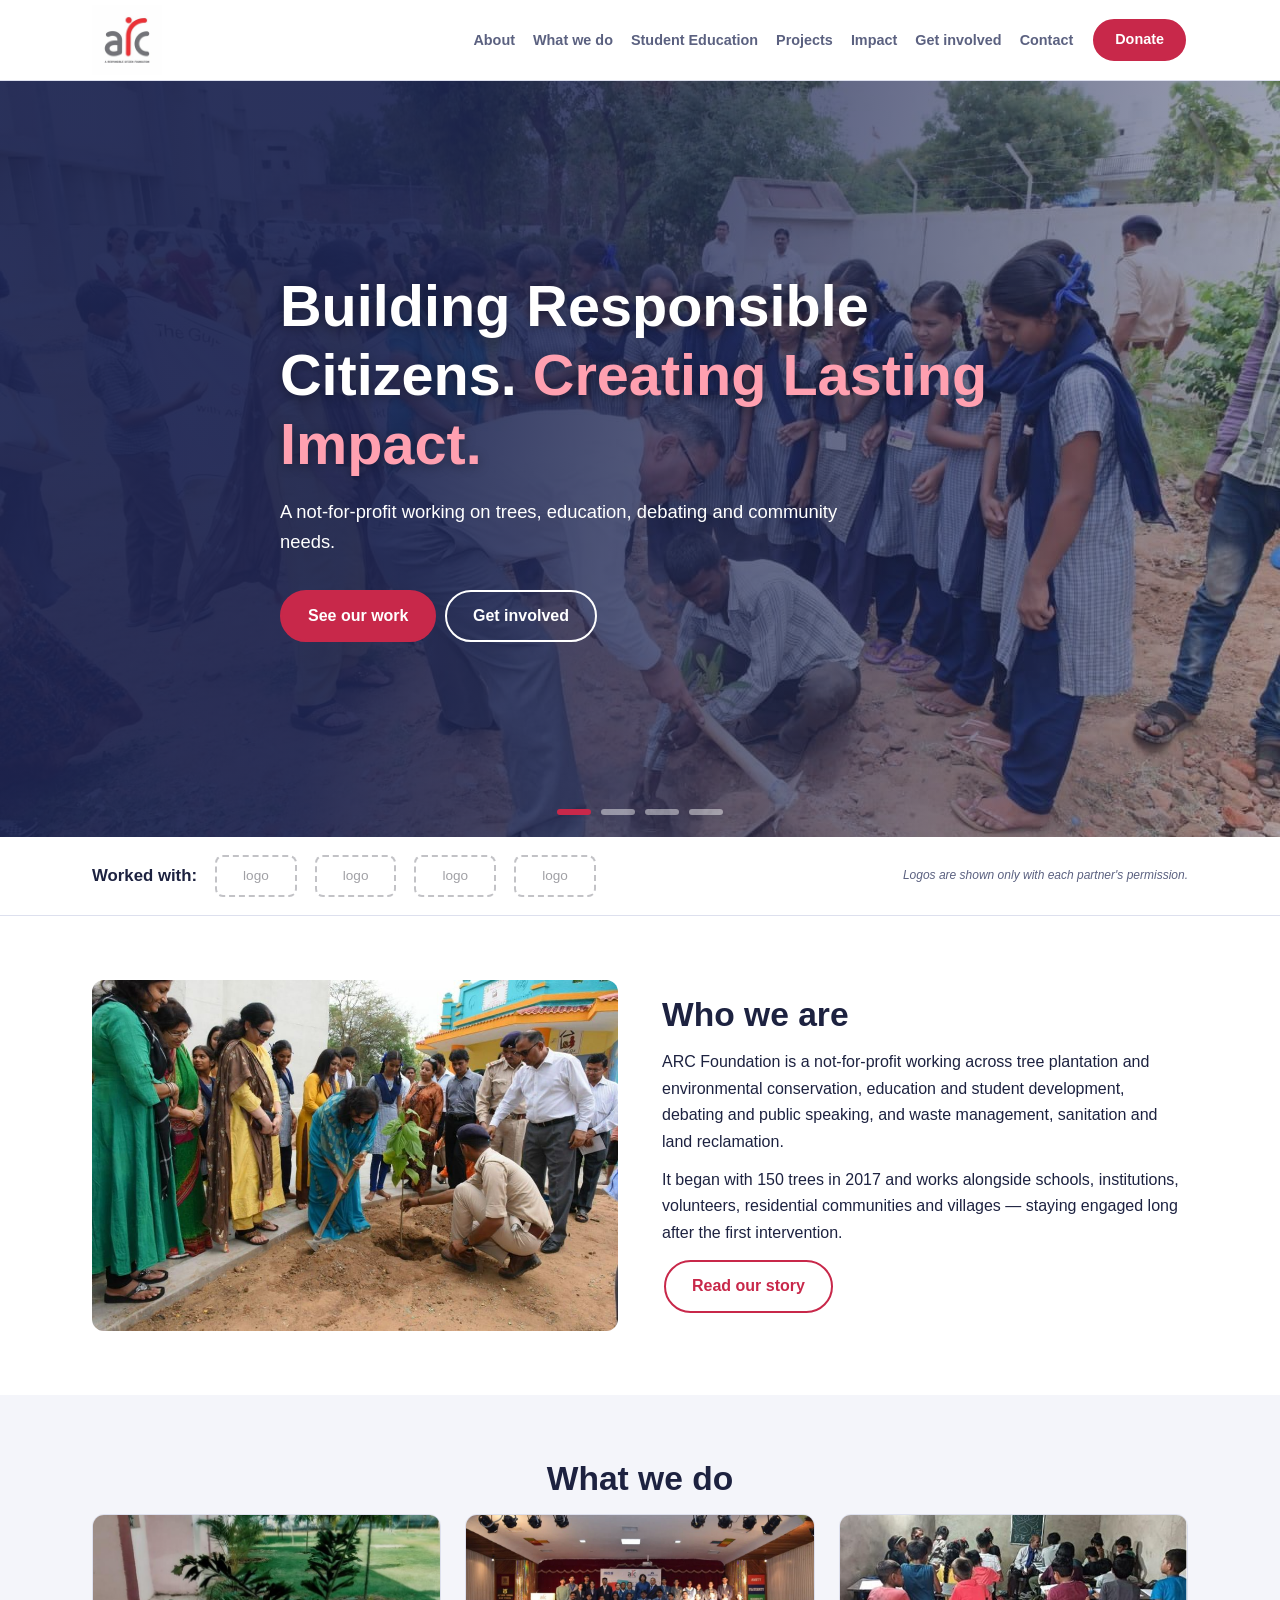
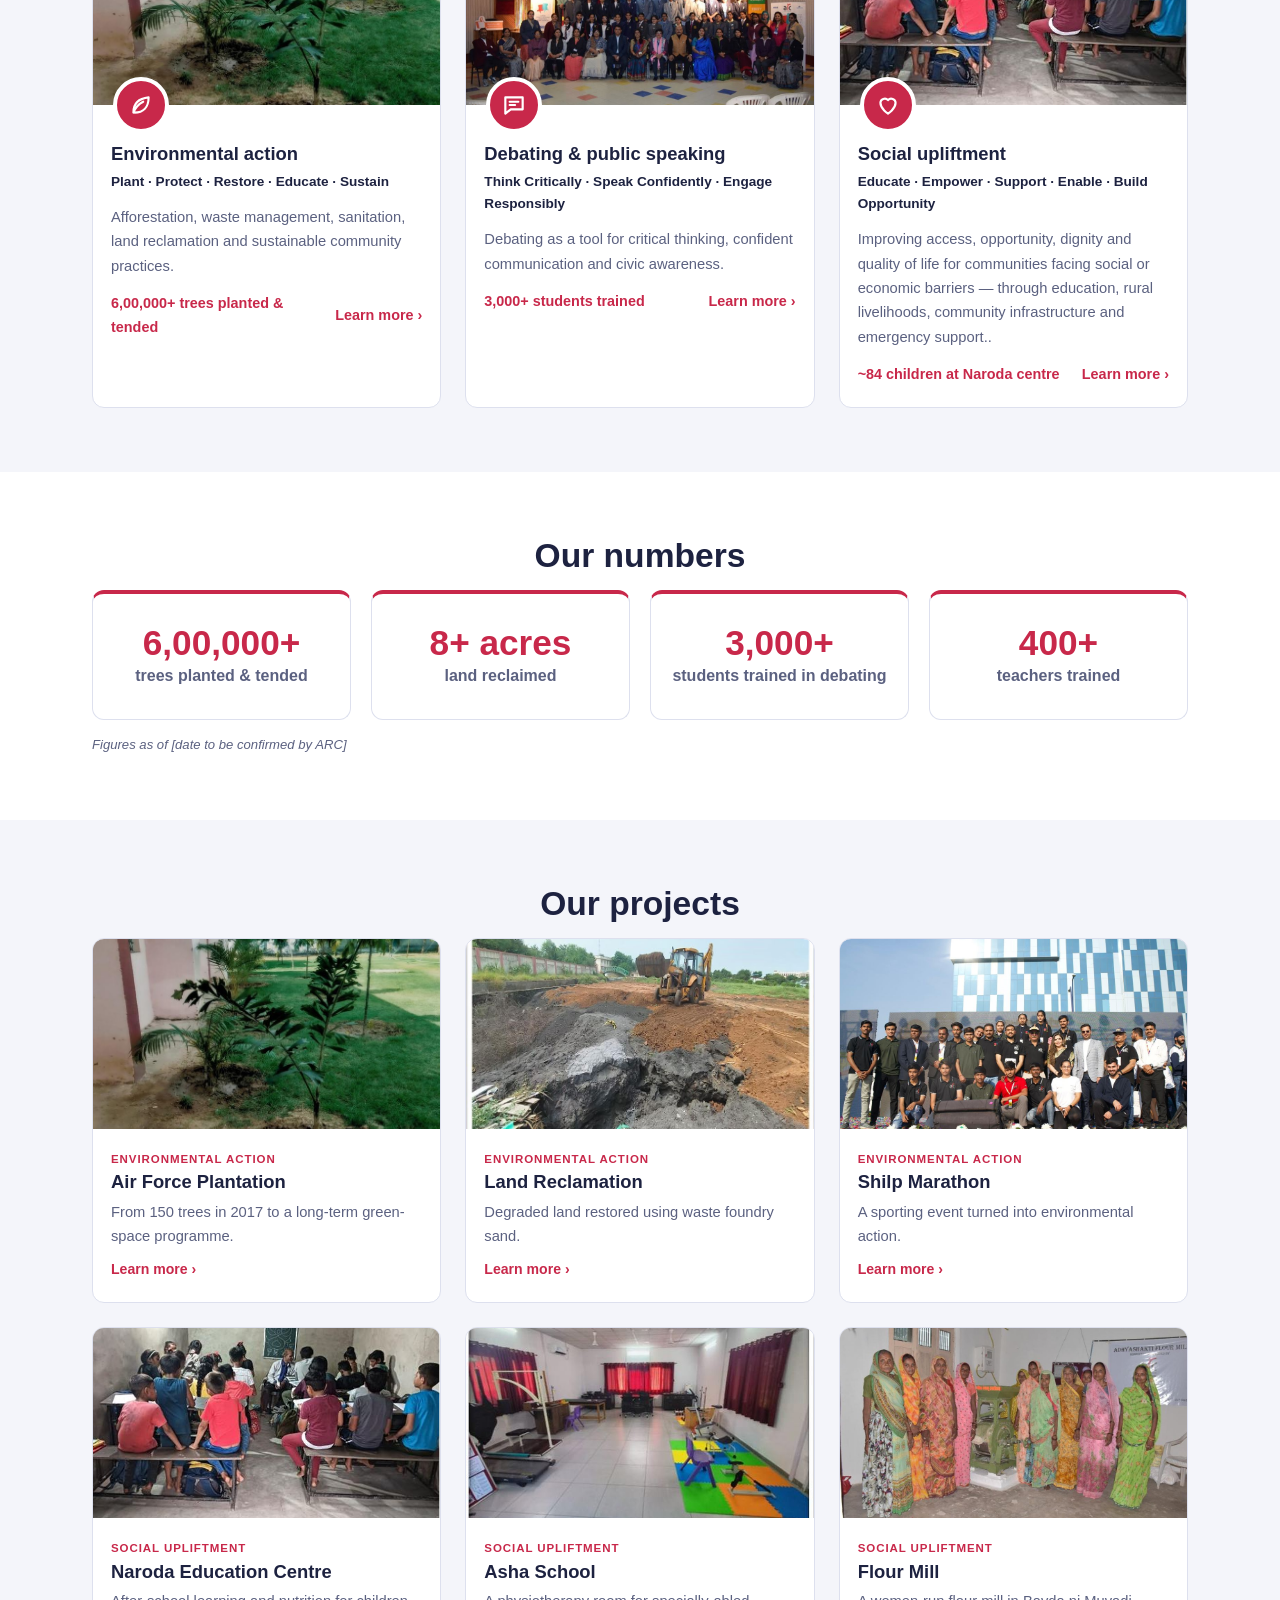
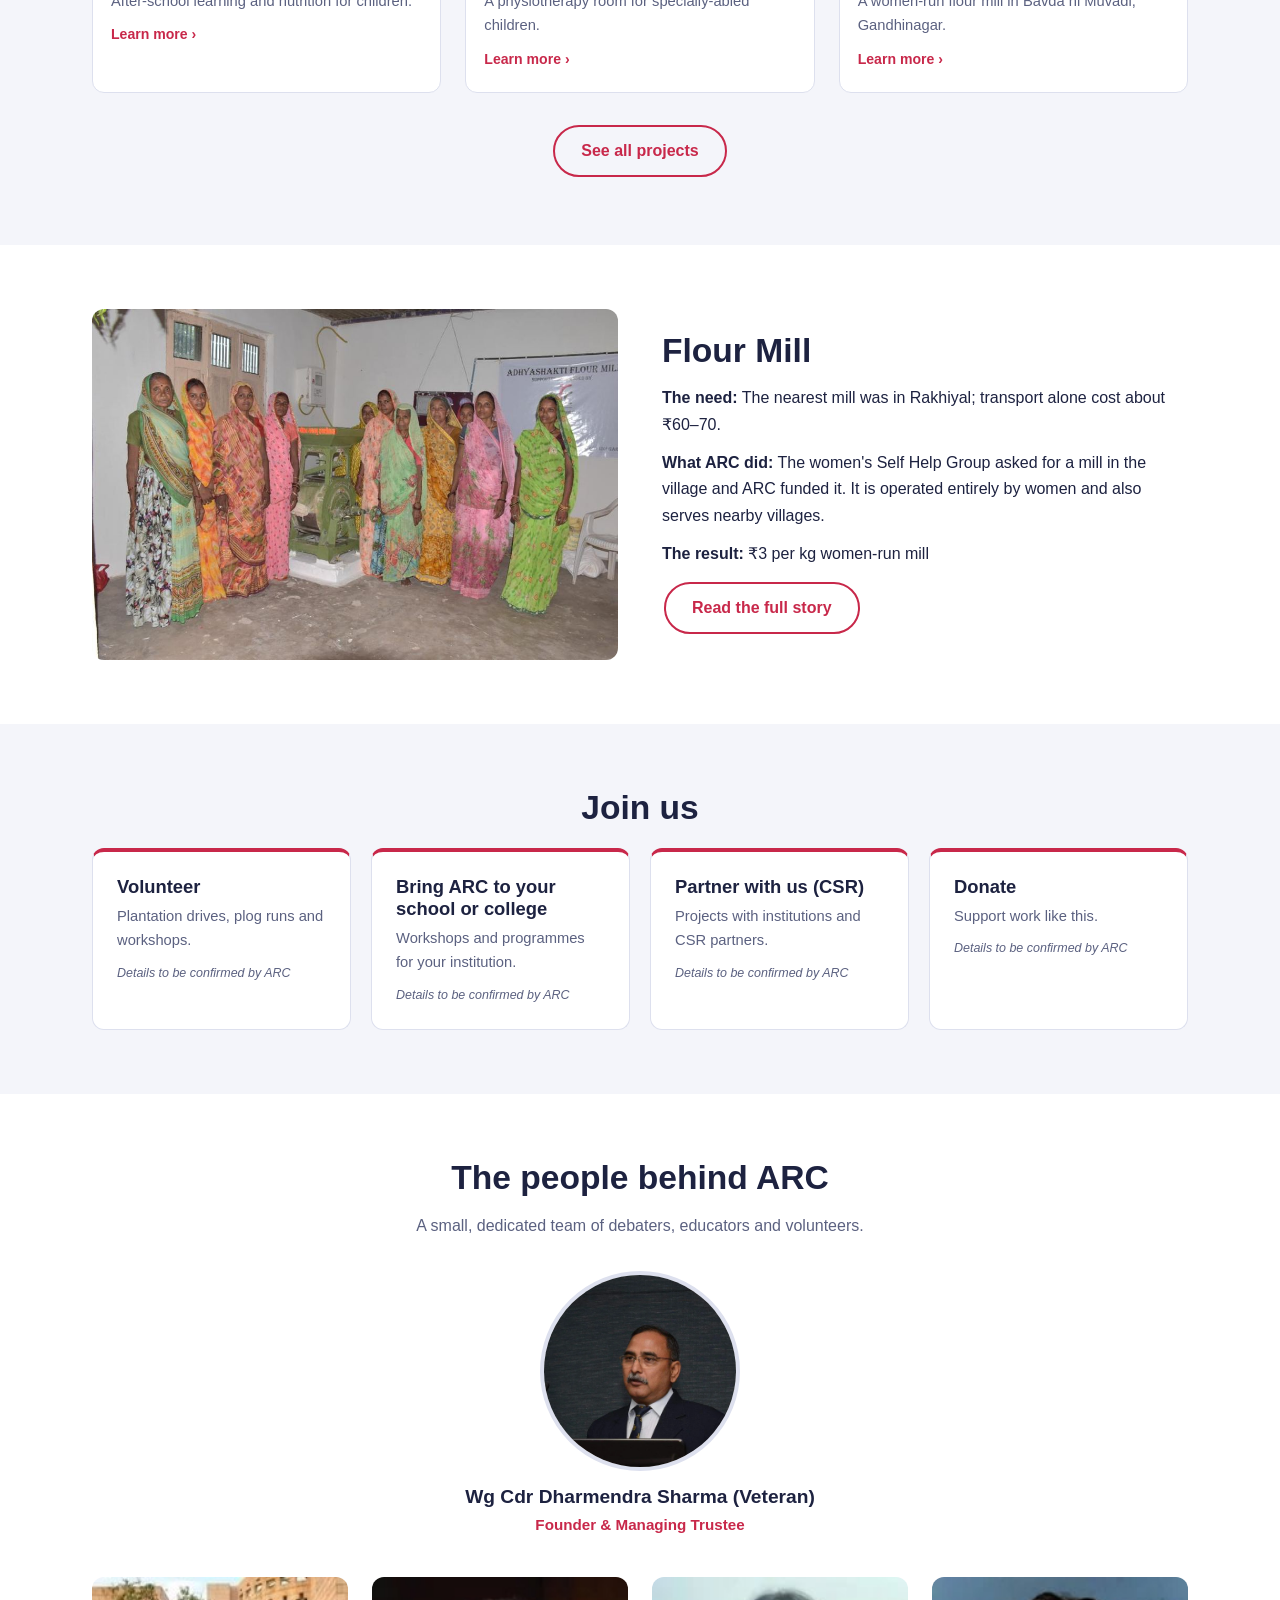
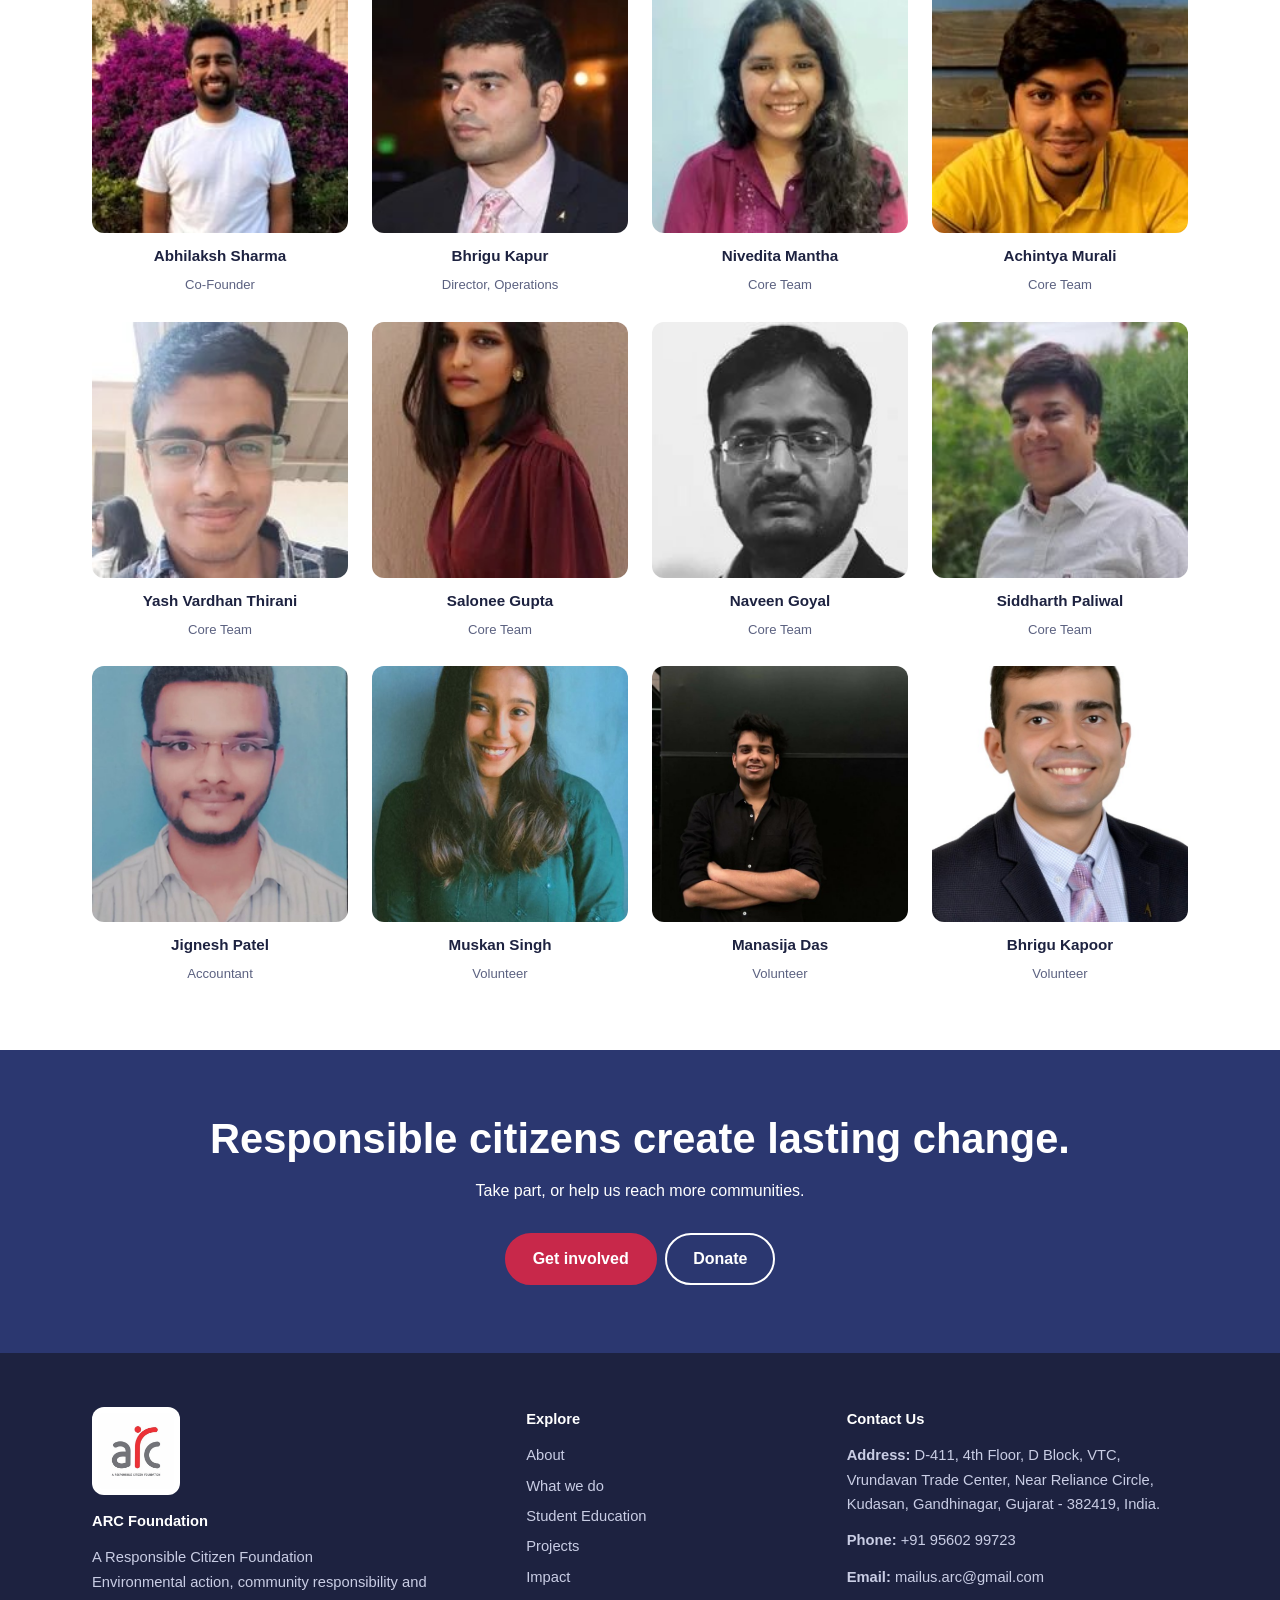
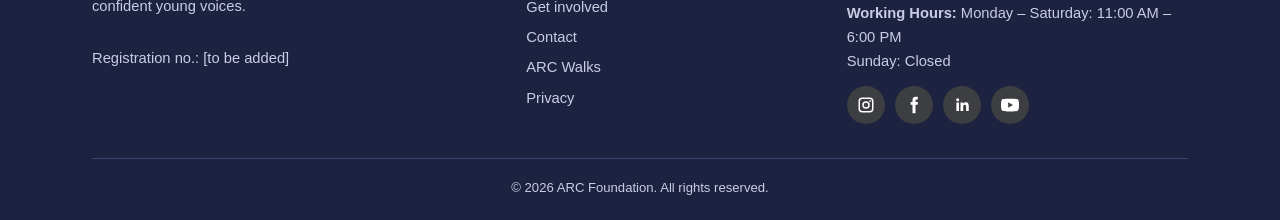
<file: index.html>
<!DOCTYPE html><html lang="en"><head><meta charset="utf-8"><meta name="viewport" content="width=device-width,initial-scale=1"><title>ARC Foundation – A Responsible Citizen Foundation</title><link rel="icon" href="images/logo.jpg"><link rel="stylesheet" href="styles.css"></head><body data-page="home"><a class="skip" href="#app">Skip to content</a><header id="hd"></header><main id="app"></main><footer id="ft"></footer><script src="config.js"></script><script src="data.js"></script><script src="site.js"></script></body></html>
</file>
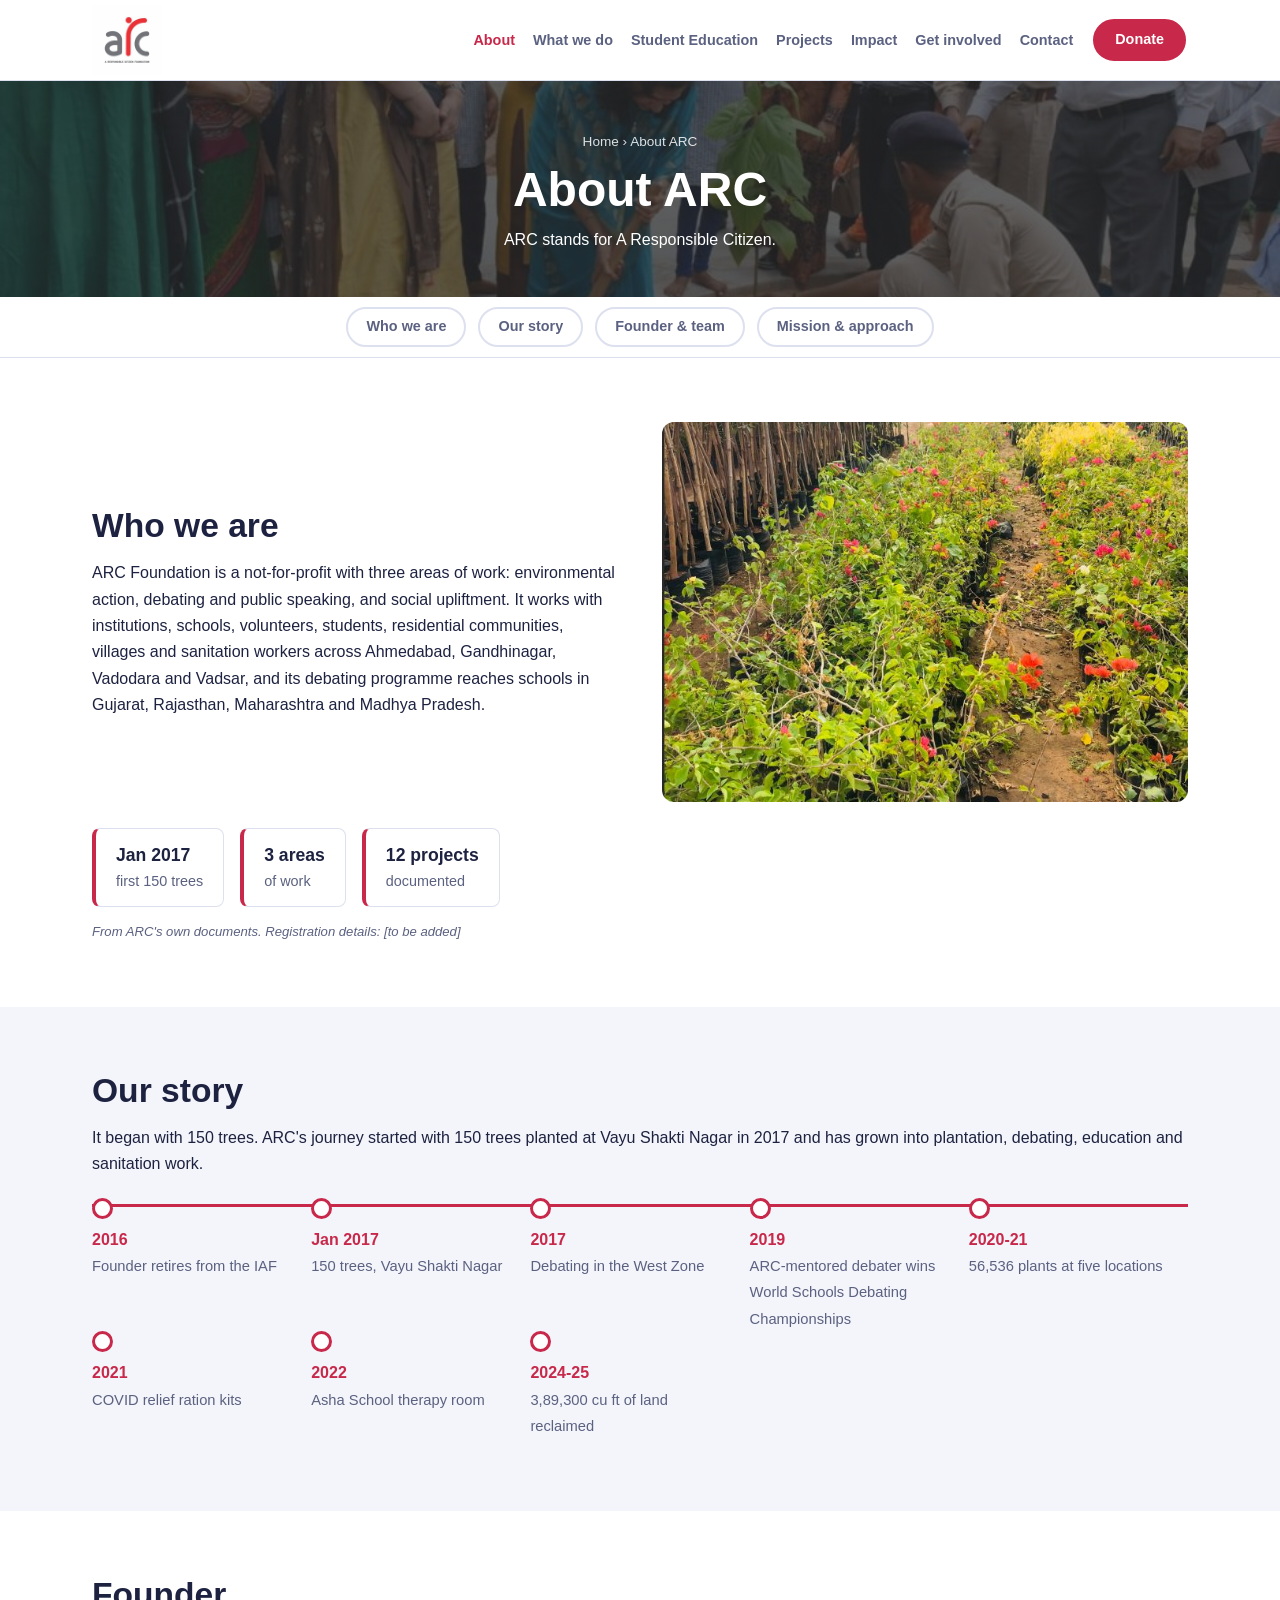
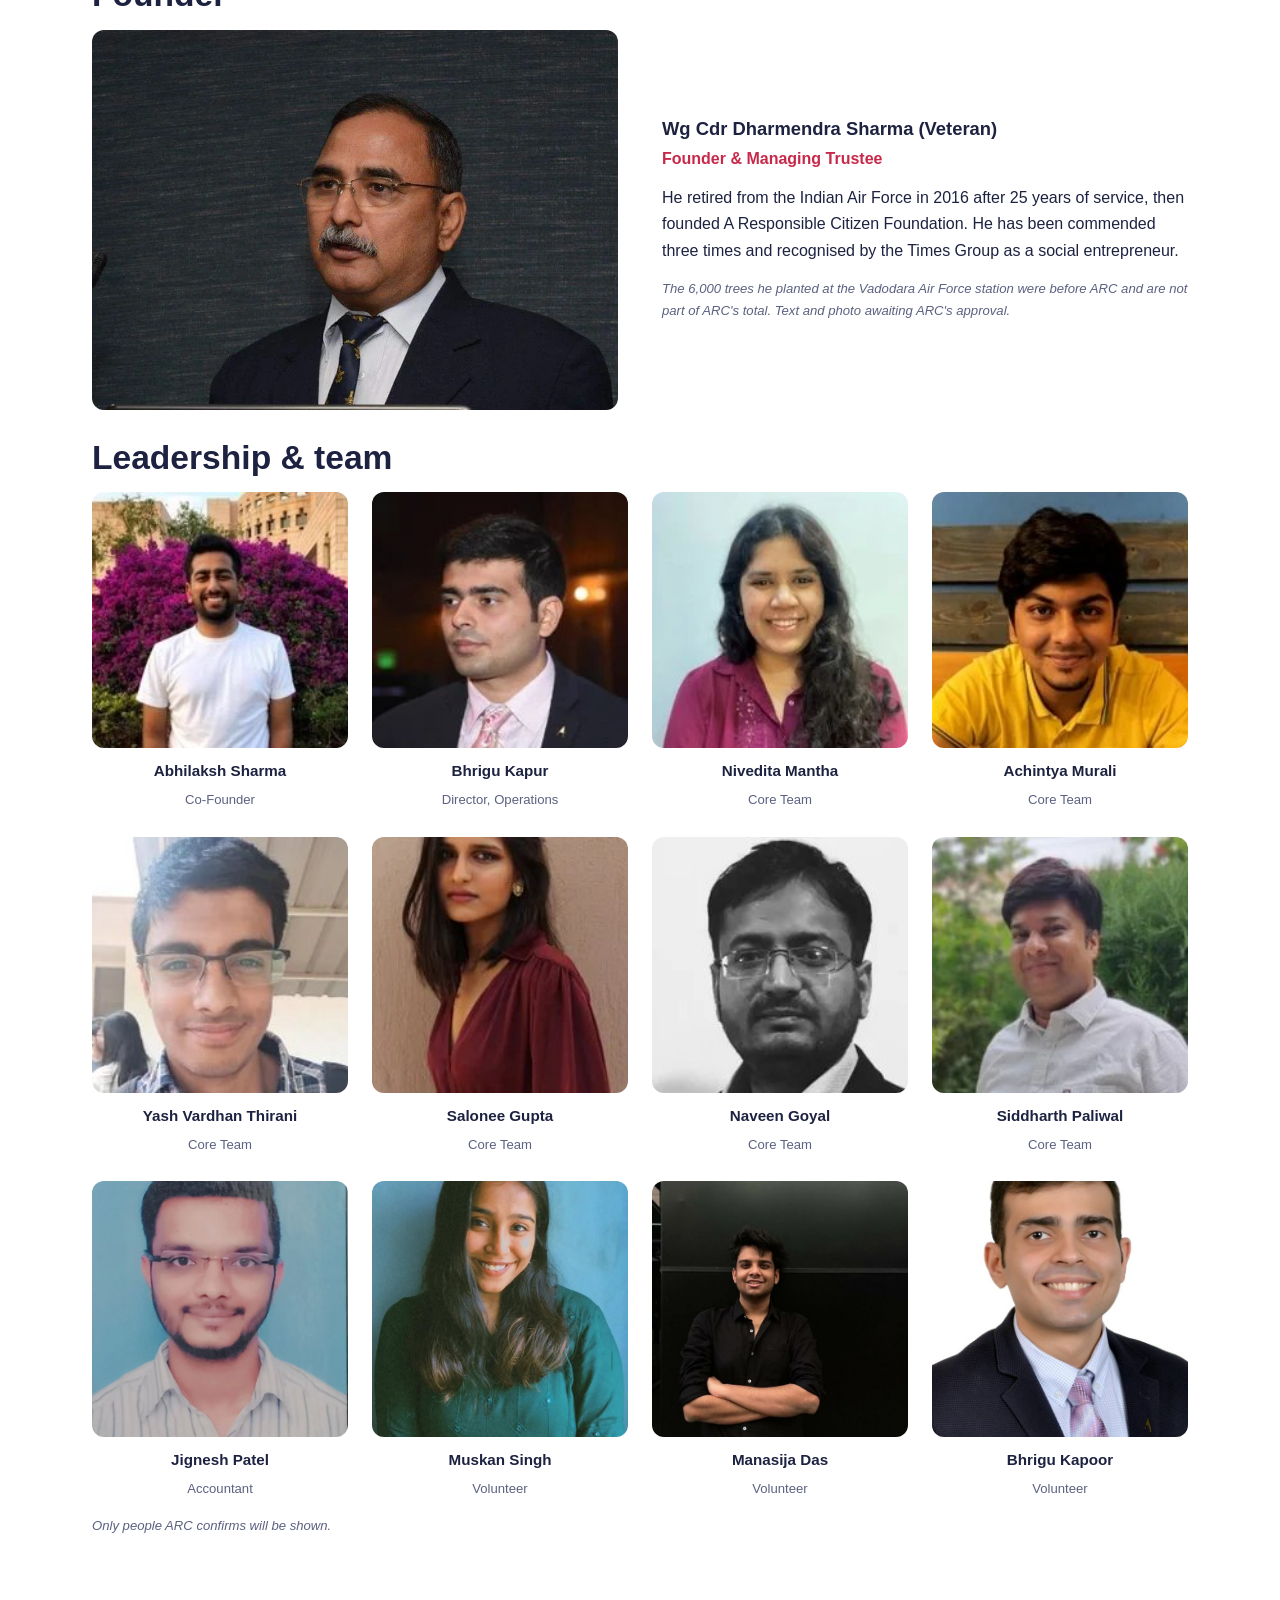
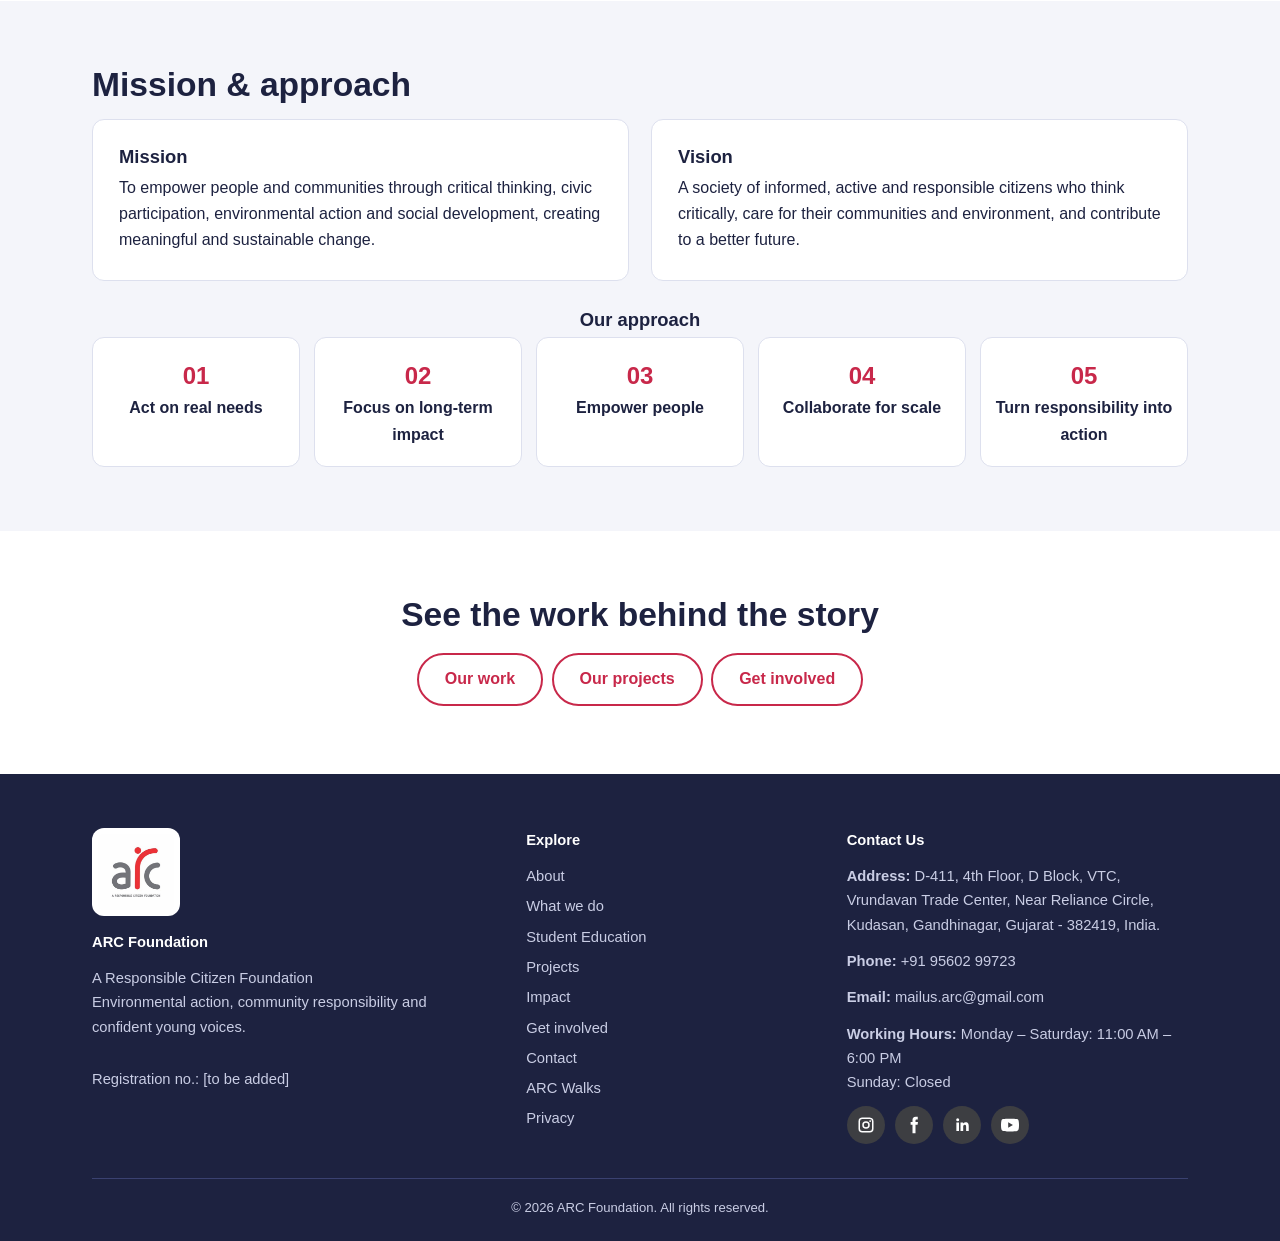
<file: about.html>
<!DOCTYPE html><html lang="en"><head><meta charset="utf-8"><meta name="viewport" content="width=device-width,initial-scale=1"><title>About – ARC Foundation</title><link rel="icon" href="images/logo.jpg"><link rel="stylesheet" href="styles.css"></head><body data-page="about"><a class="skip" href="#app">Skip to content</a><header id="hd"></header><main id="app"></main><footer id="ft"></footer><script src="config.js"></script><script src="data.js"></script><script src="site.js"></script></body></html>
</file>
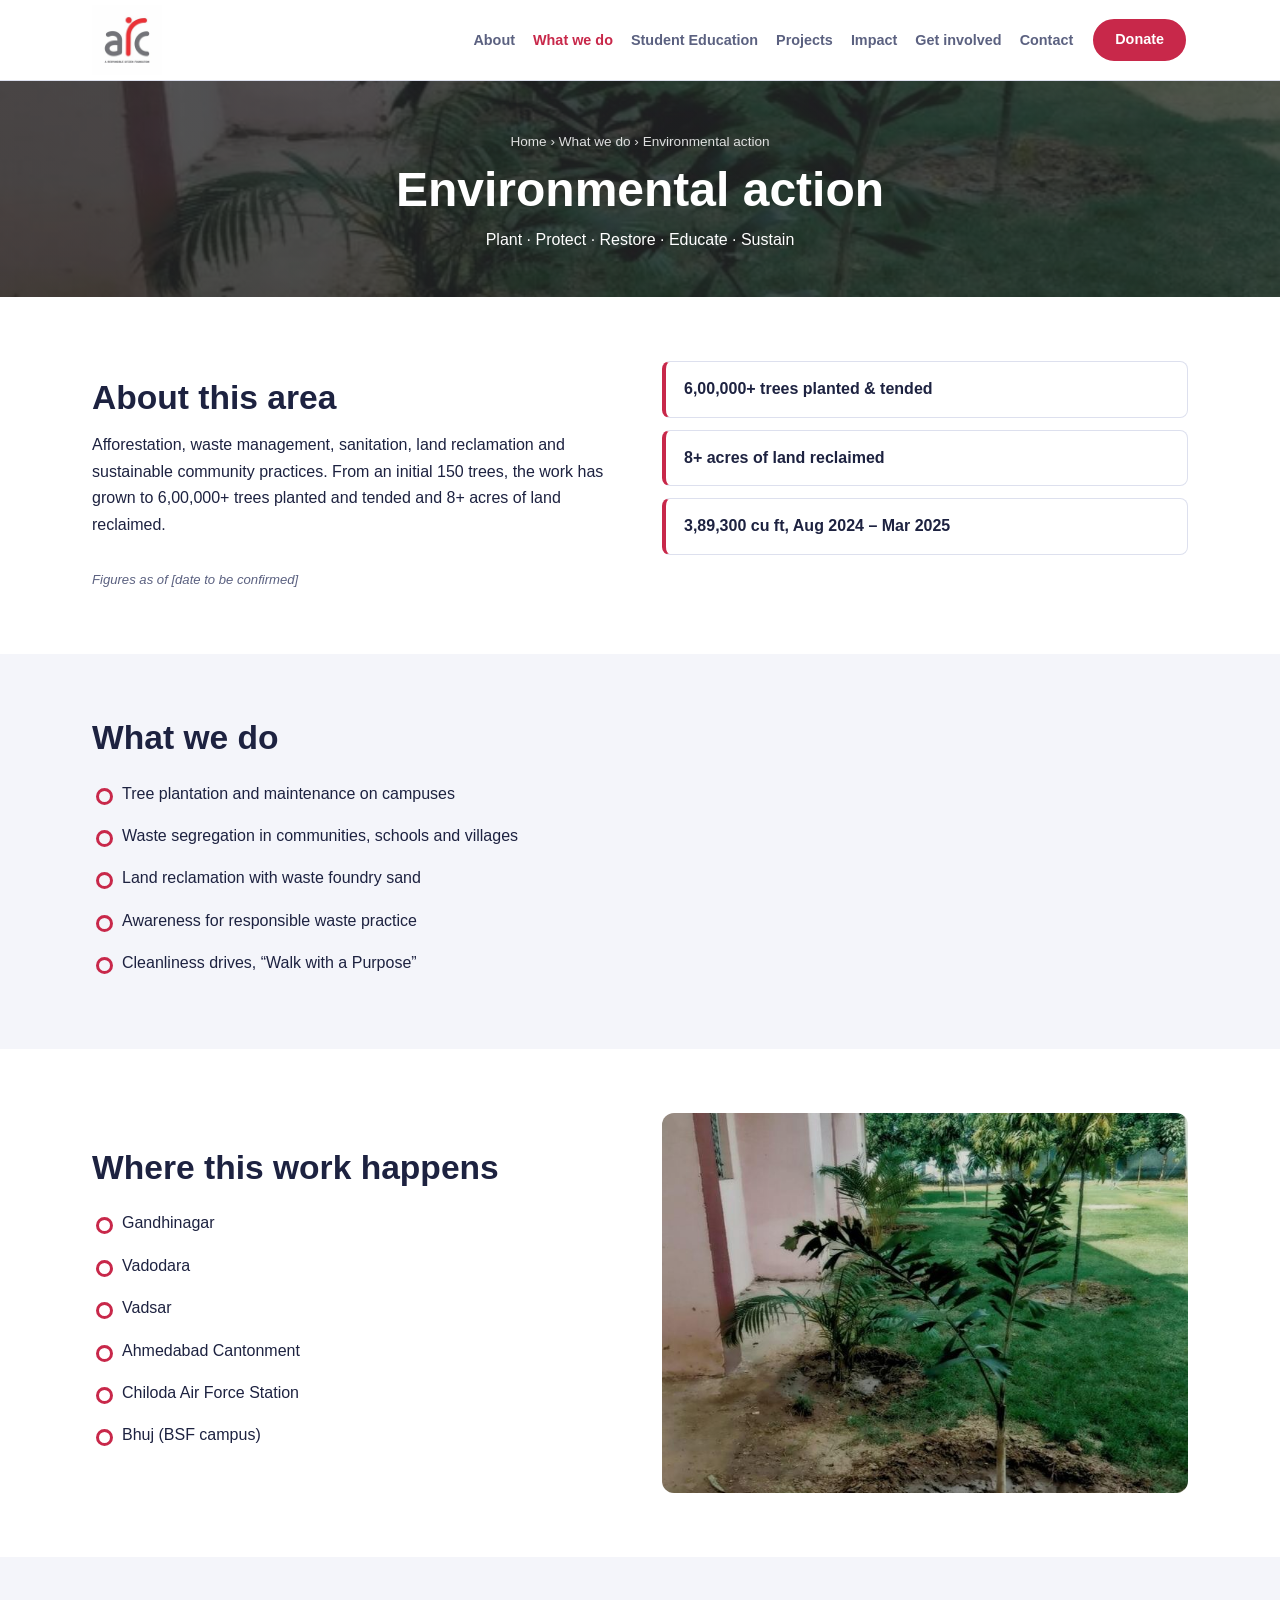
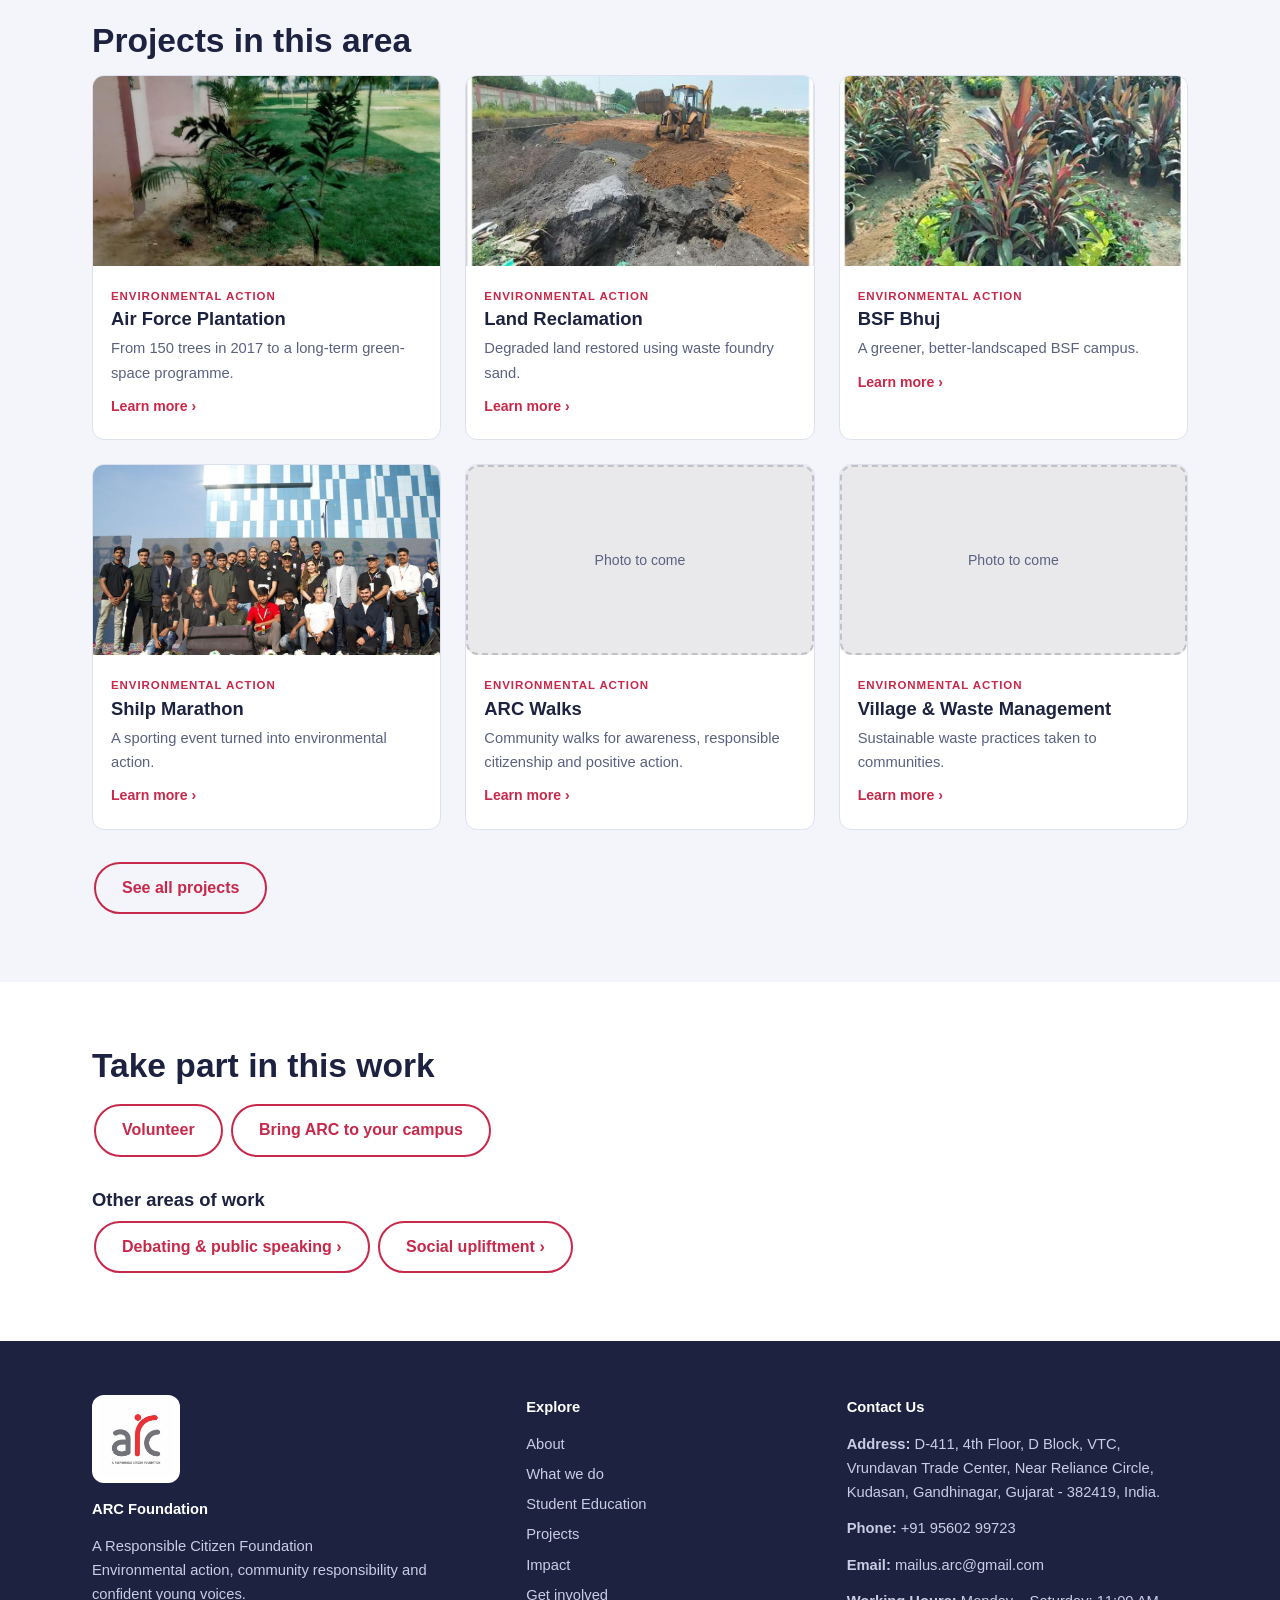
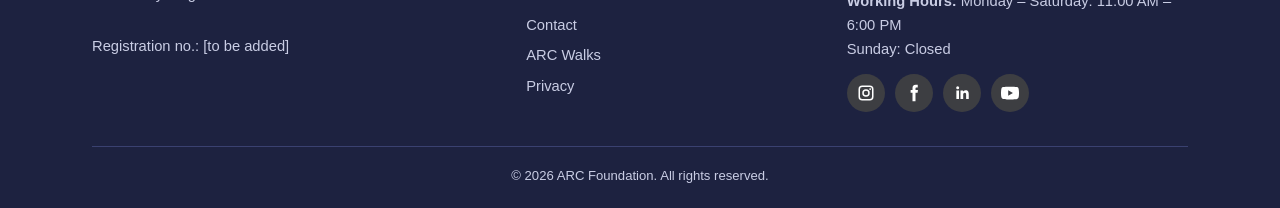
<file: area.html>
<!DOCTYPE html><html lang="en"><head><meta charset="utf-8"><meta name="viewport" content="width=device-width,initial-scale=1"><title>Area – ARC Foundation</title><link rel="icon" href="images/logo.jpg"><link rel="stylesheet" href="styles.css"></head><body data-page="area"><a class="skip" href="#app">Skip to content</a><header id="hd"></header><main id="app"></main><footer id="ft"></footer><script src="config.js"></script><script src="data.js"></script><script src="site.js"></script></body></html>
</file>
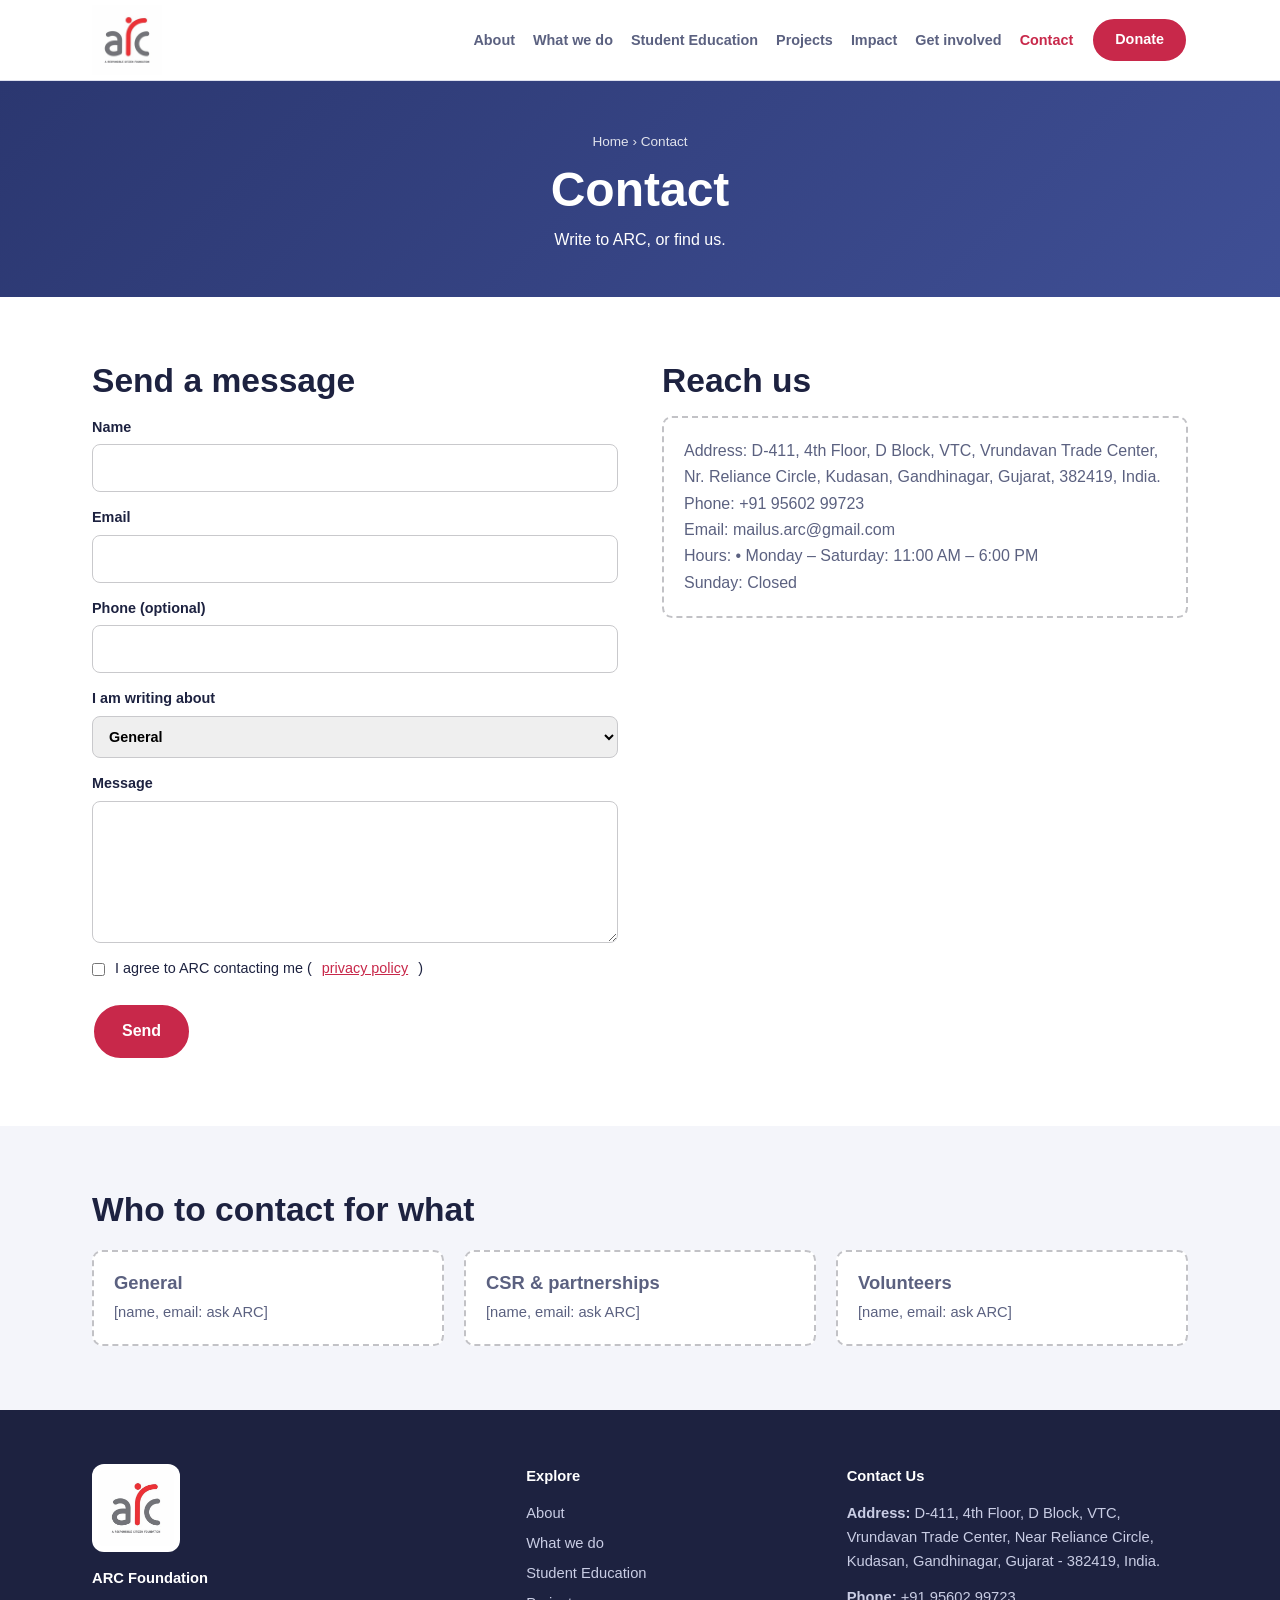
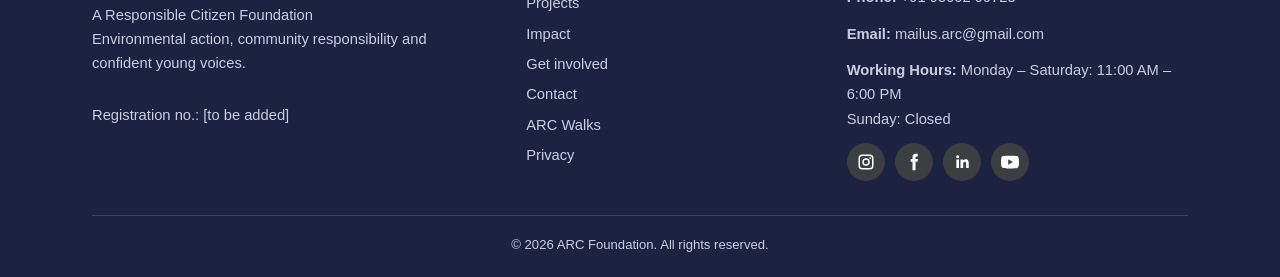
<file: contact.html>
<!DOCTYPE html><html lang="en"><head><meta charset="utf-8"><meta name="viewport" content="width=device-width,initial-scale=1"><title>Contact – ARC Foundation</title><link rel="icon" href="images/logo.jpg"><link rel="stylesheet" href="styles.css"></head><body data-page="contact"><a class="skip" href="#app">Skip to content</a><header id="hd"></header><main id="app"></main><footer id="ft"></footer><script src="config.js"></script><script src="data.js"></script><script src="site.js"></script></body></html>
</file>
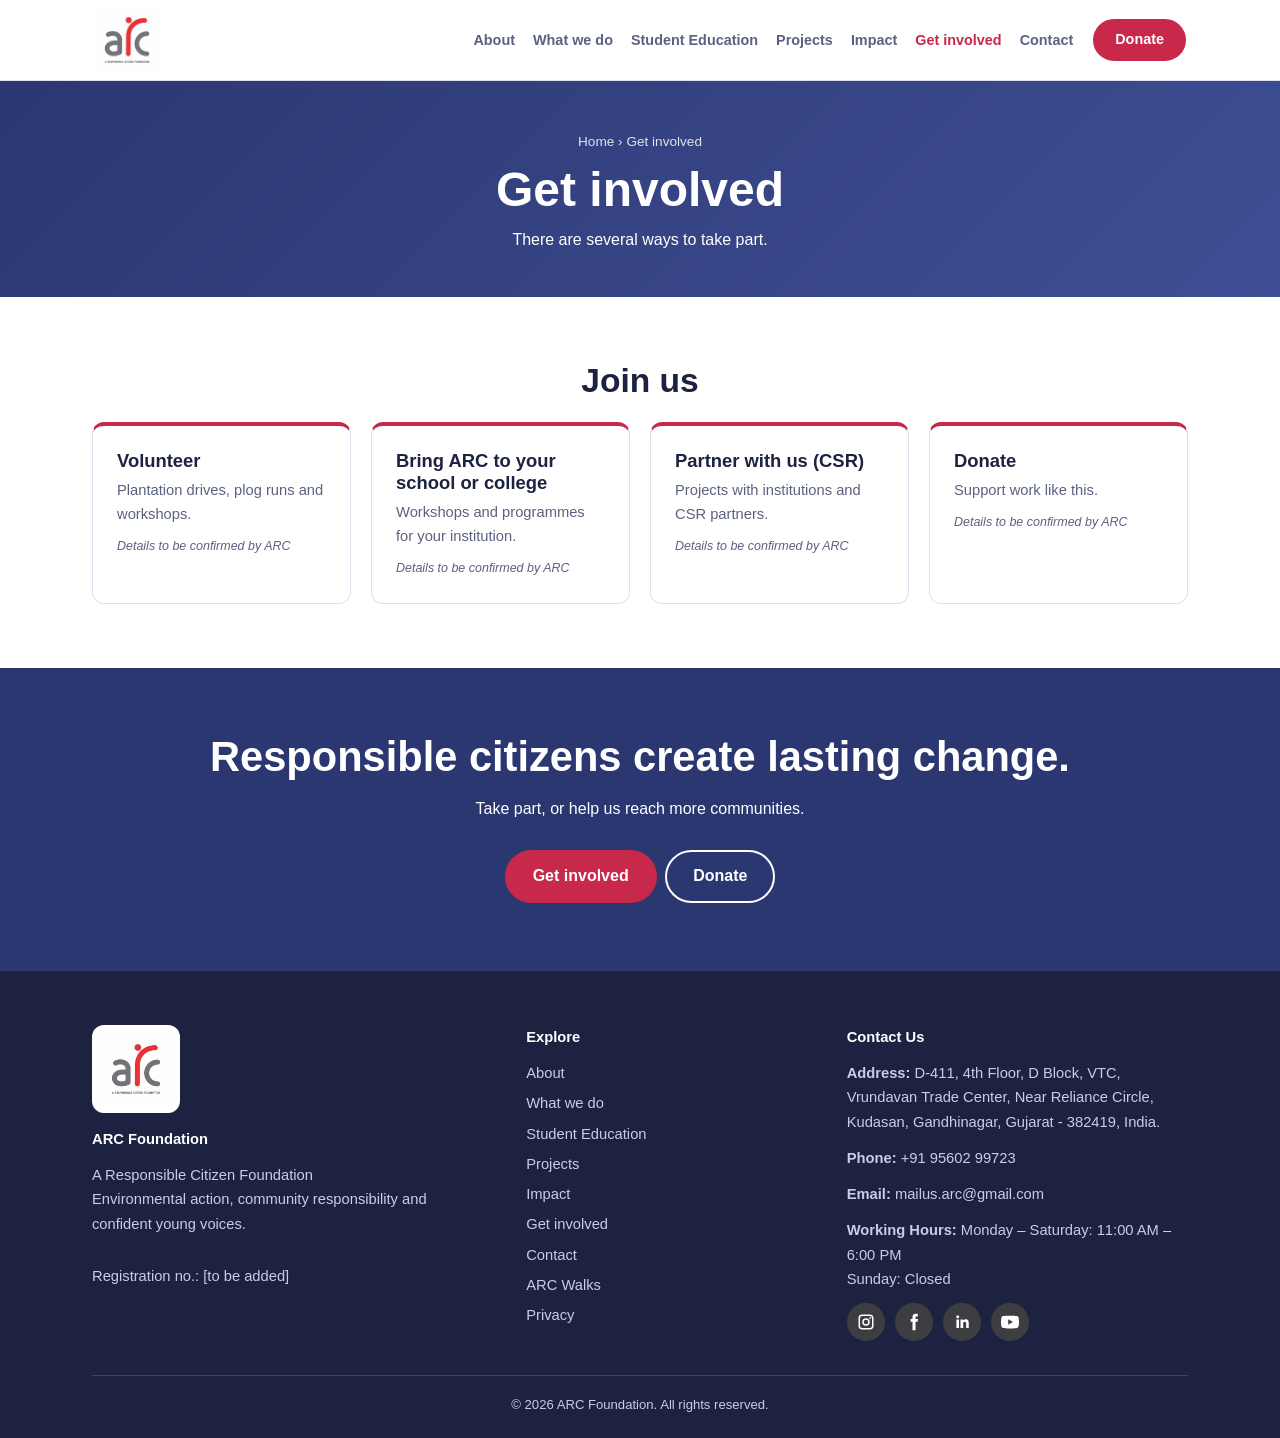
<file: get-involved.html>
<!DOCTYPE html><html lang="en"><head><meta charset="utf-8"><meta name="viewport" content="width=device-width,initial-scale=1"><title>Get Involved – ARC Foundation</title><link rel="icon" href="images/logo.jpg"><link rel="stylesheet" href="styles.css"></head><body data-page="get-involved"><a class="skip" href="#app">Skip to content</a><header id="hd"></header><main id="app"></main><footer id="ft"></footer><script src="config.js"></script><script src="data.js"></script><script src="site.js"></script></body></html>
</file>
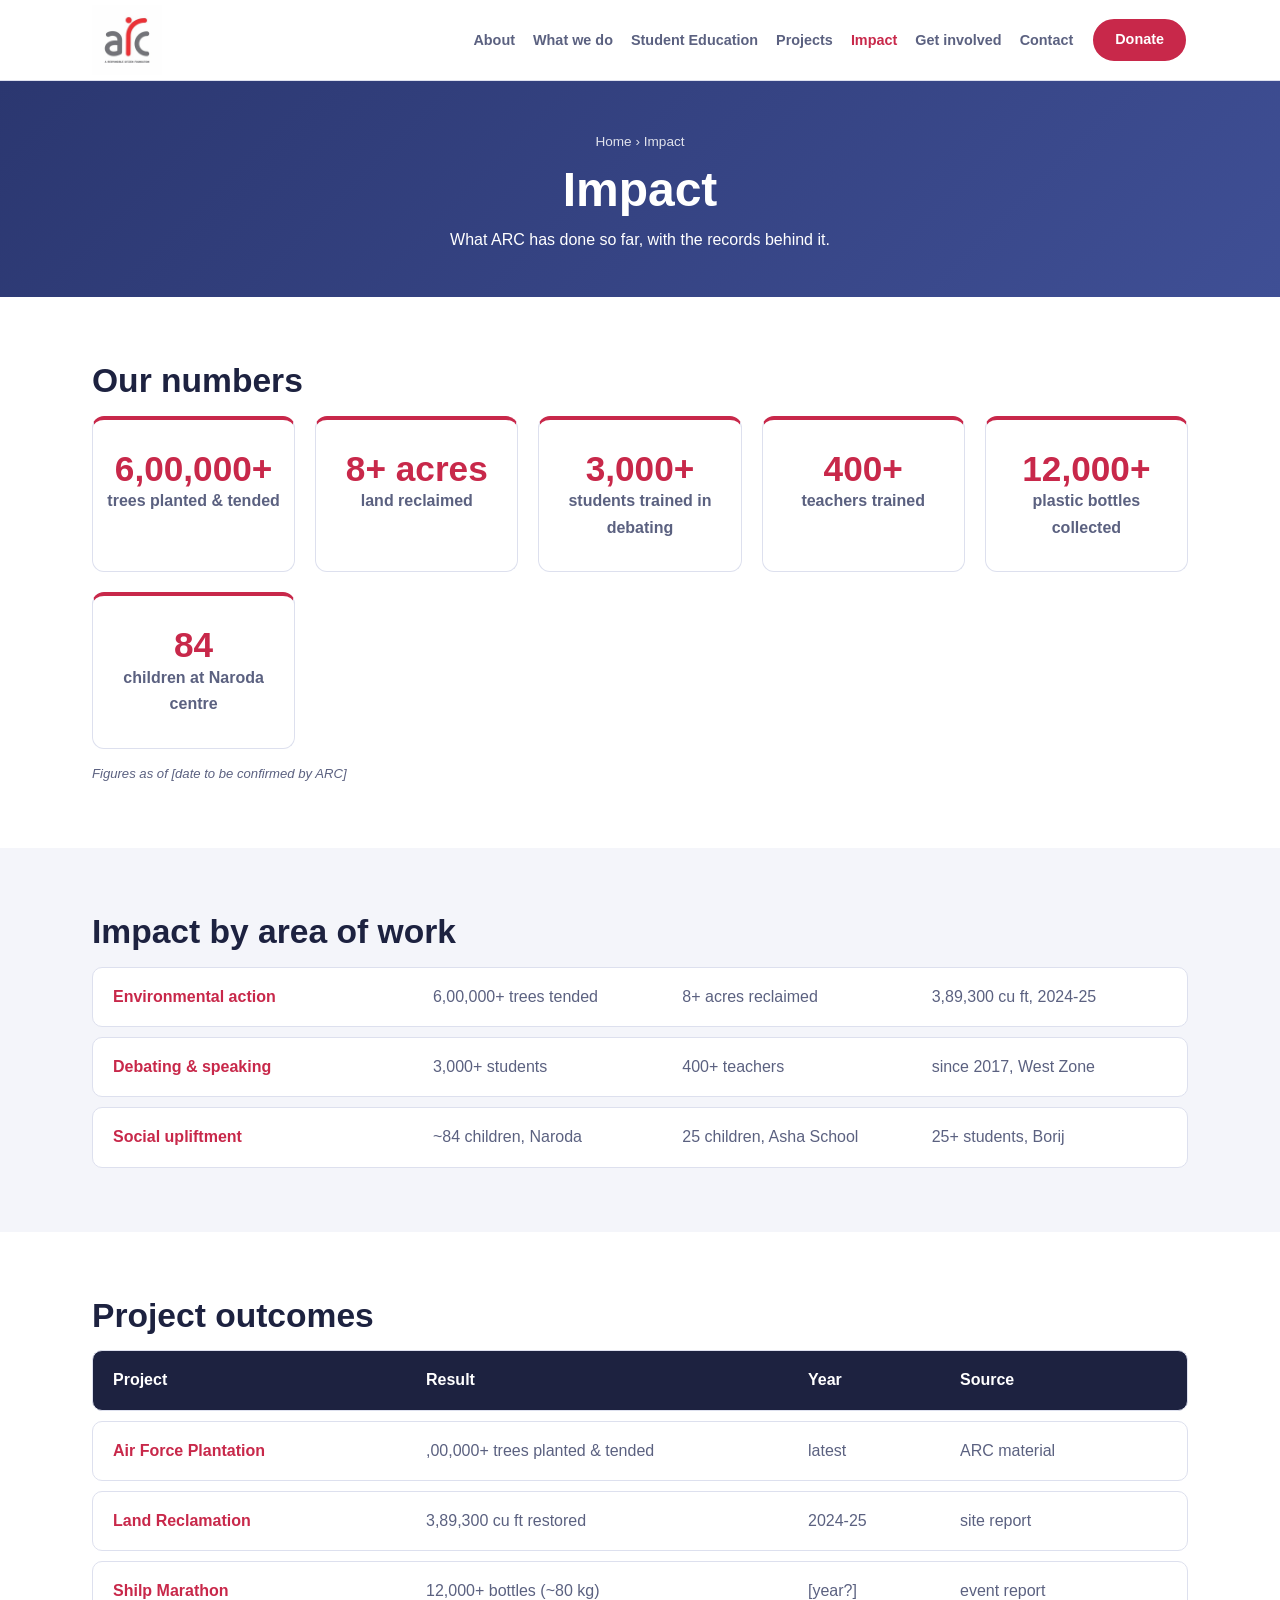
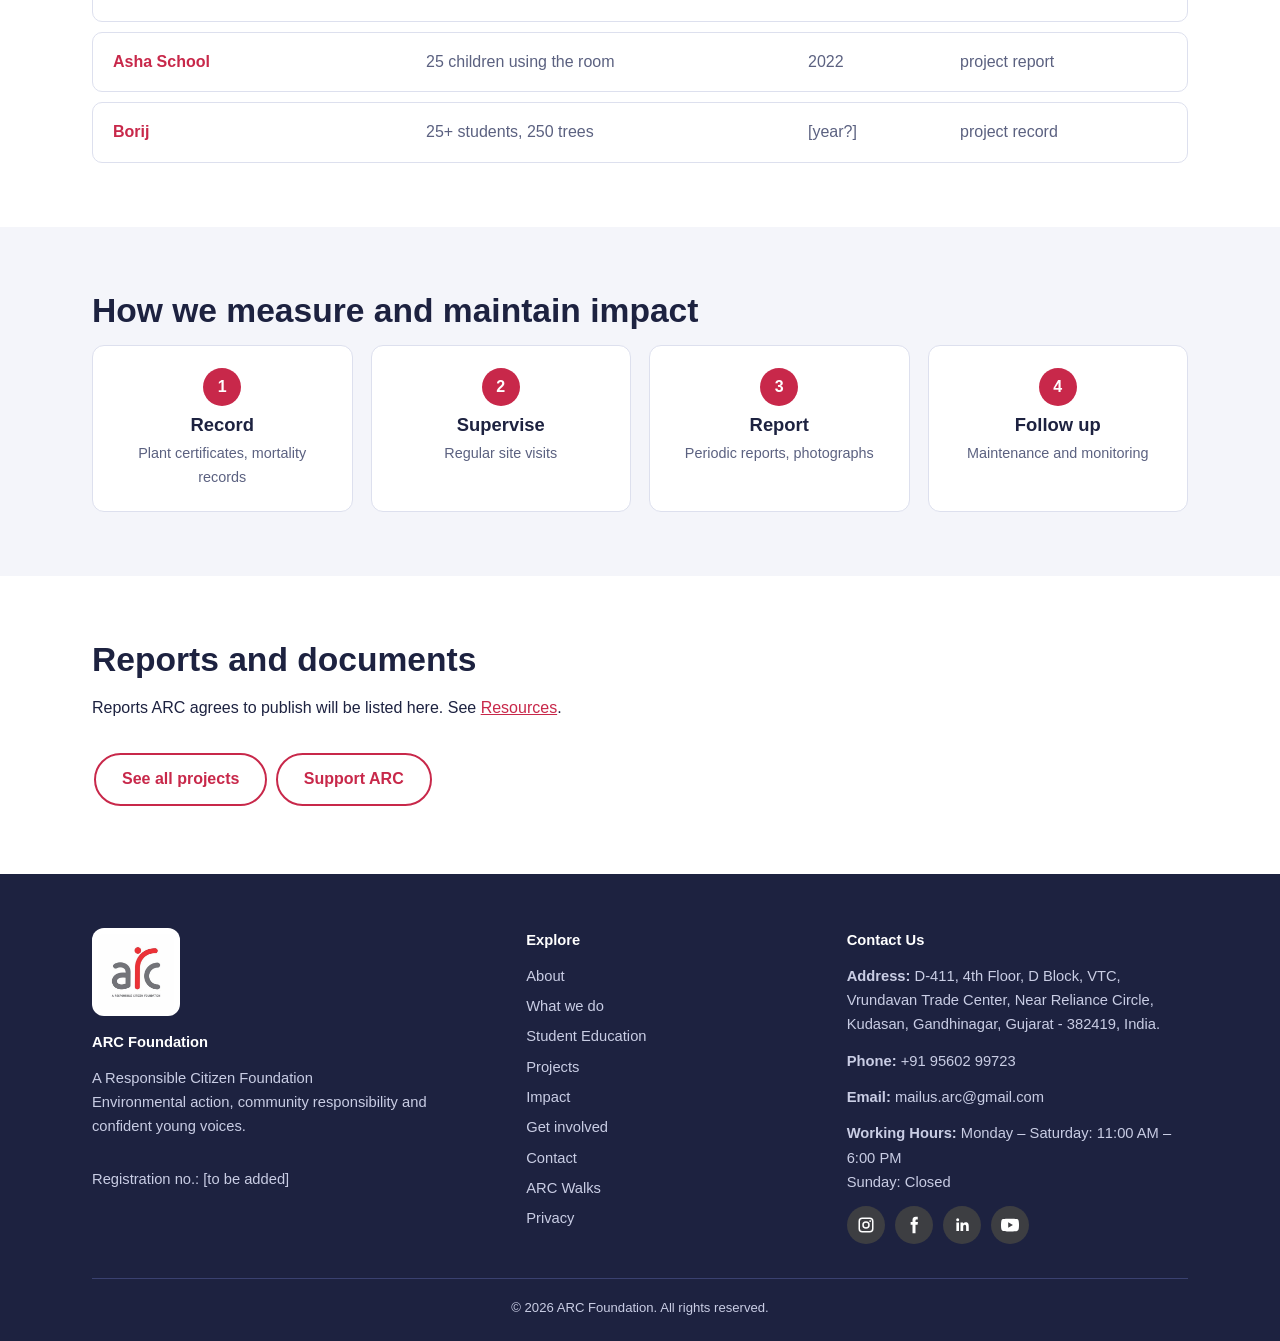
<file: impact.html>
<!DOCTYPE html><html lang="en"><head><meta charset="utf-8"><meta name="viewport" content="width=device-width,initial-scale=1"><title>Impact – ARC Foundation</title><link rel="icon" href="images/logo.jpg"><link rel="stylesheet" href="styles.css"></head><body data-page="impact"><a class="skip" href="#app">Skip to content</a><header id="hd"></header><main id="app"></main><footer id="ft"></footer><script src="config.js"></script><script src="data.js"></script><script src="site.js"></script></body></html>
</file>
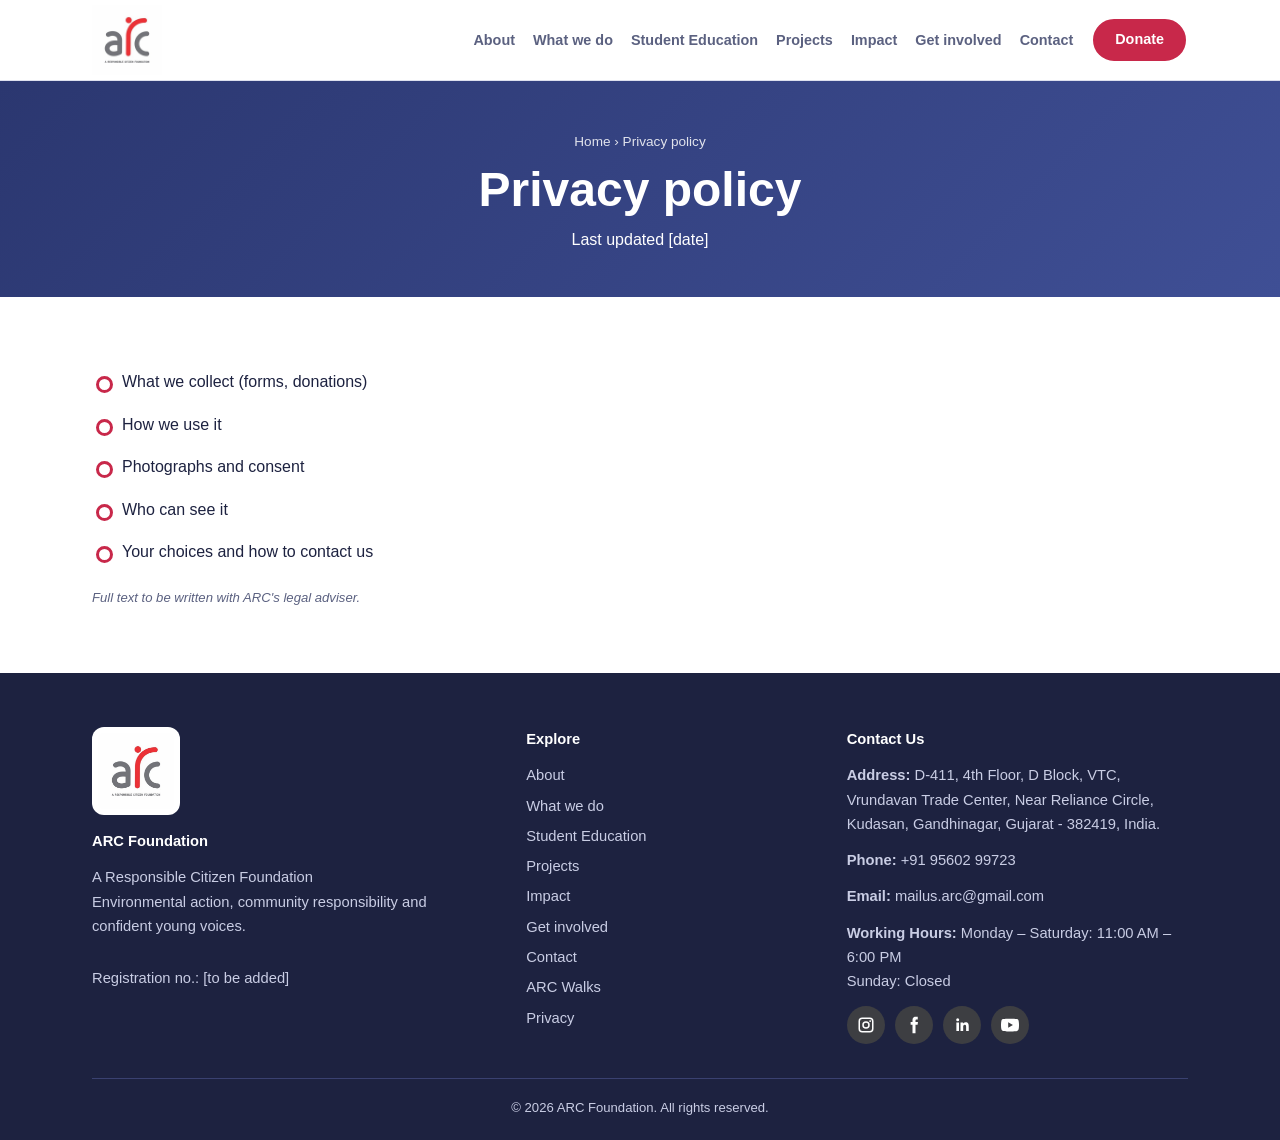
<file: privacy.html>
<!DOCTYPE html><html lang="en"><head><meta charset="utf-8"><meta name="viewport" content="width=device-width,initial-scale=1"><title>Privacy – ARC Foundation</title><link rel="icon" href="images/logo.jpg"><link rel="stylesheet" href="styles.css"></head><body data-page="privacy"><a class="skip" href="#app">Skip to content</a><header id="hd"></header><main id="app"></main><footer id="ft"></footer><script src="config.js"></script><script src="data.js"></script><script src="site.js"></script></body></html>
</file>
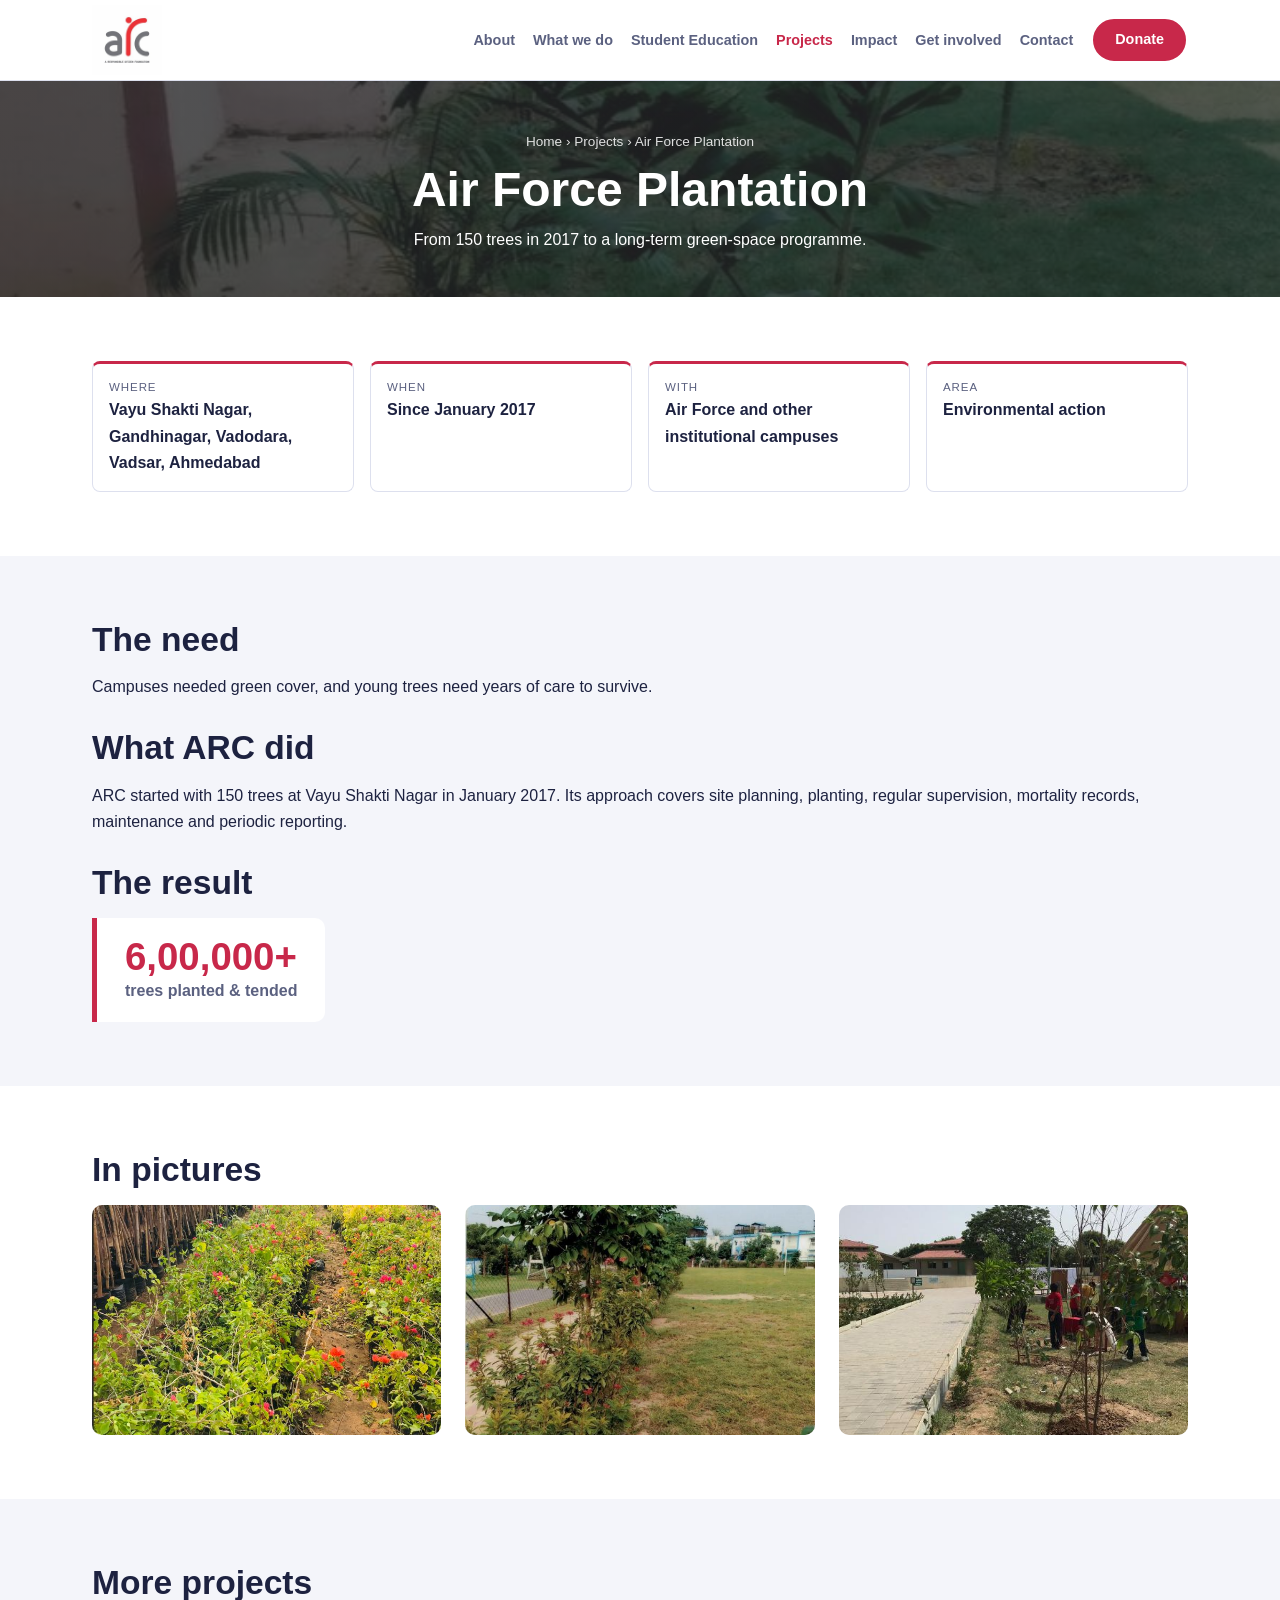
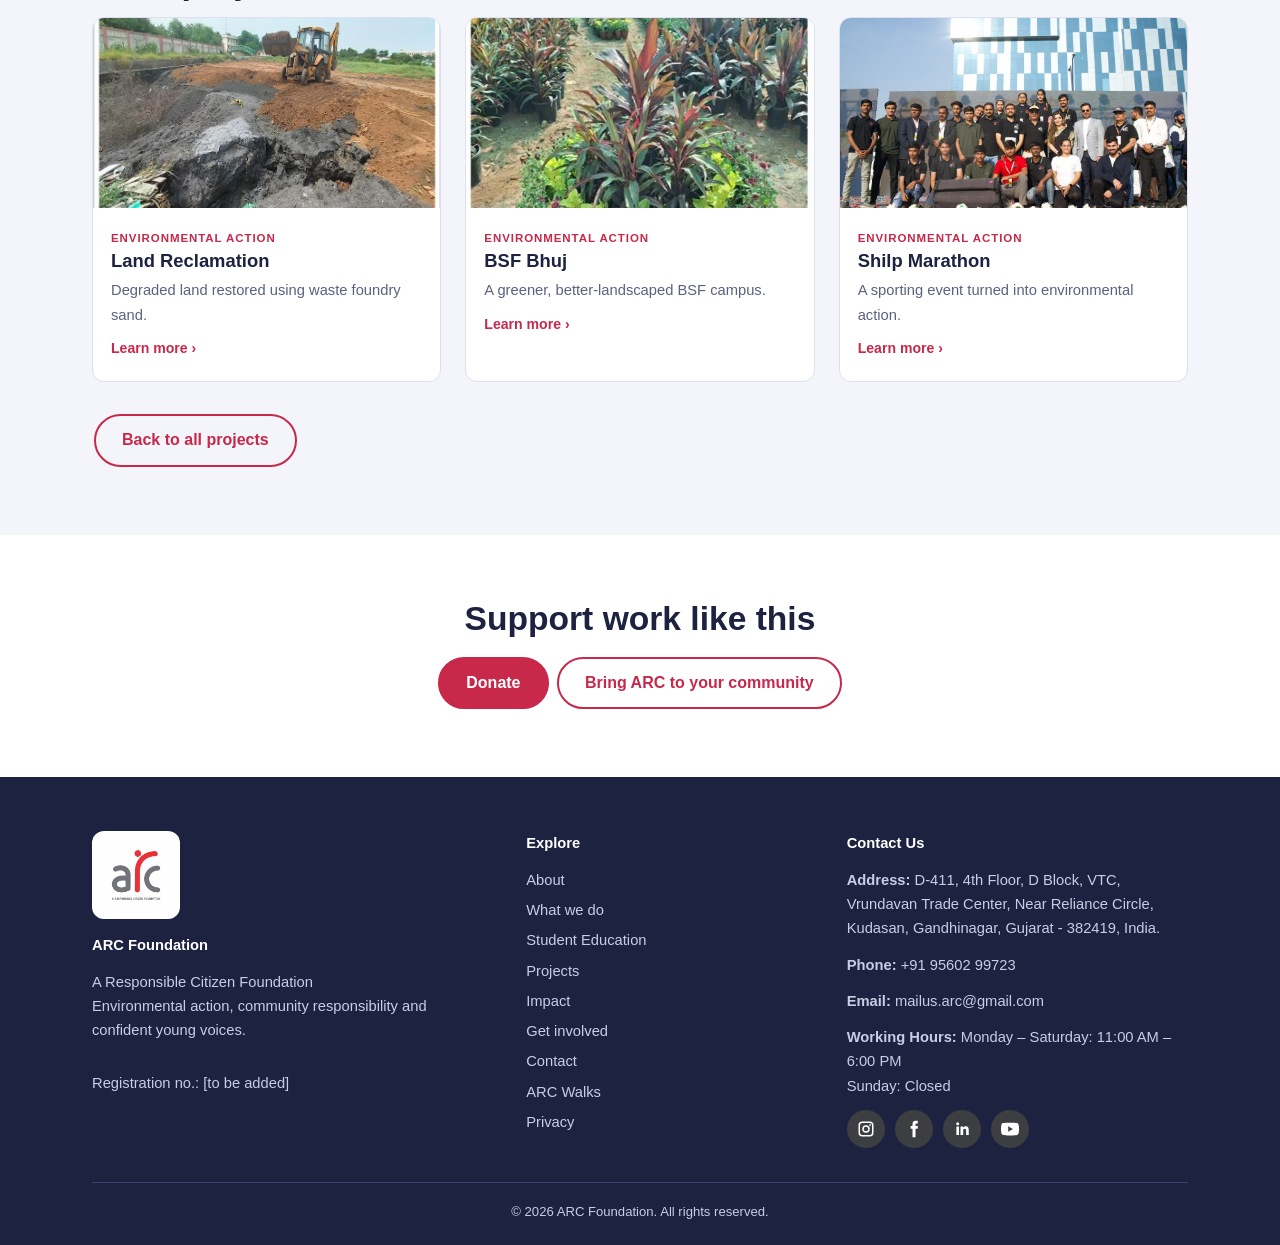
<file: project.html>
<!DOCTYPE html><html lang="en"><head><meta charset="utf-8"><meta name="viewport" content="width=device-width,initial-scale=1"><title>Project – ARC Foundation</title><link rel="icon" href="images/logo.jpg"><link rel="stylesheet" href="styles.css"></head><body data-page="project"><a class="skip" href="#app">Skip to content</a><header id="hd"></header><main id="app"></main><footer id="ft"></footer><script src="config.js"></script><script src="data.js"></script><script src="site.js"></script></body></html>
</file>
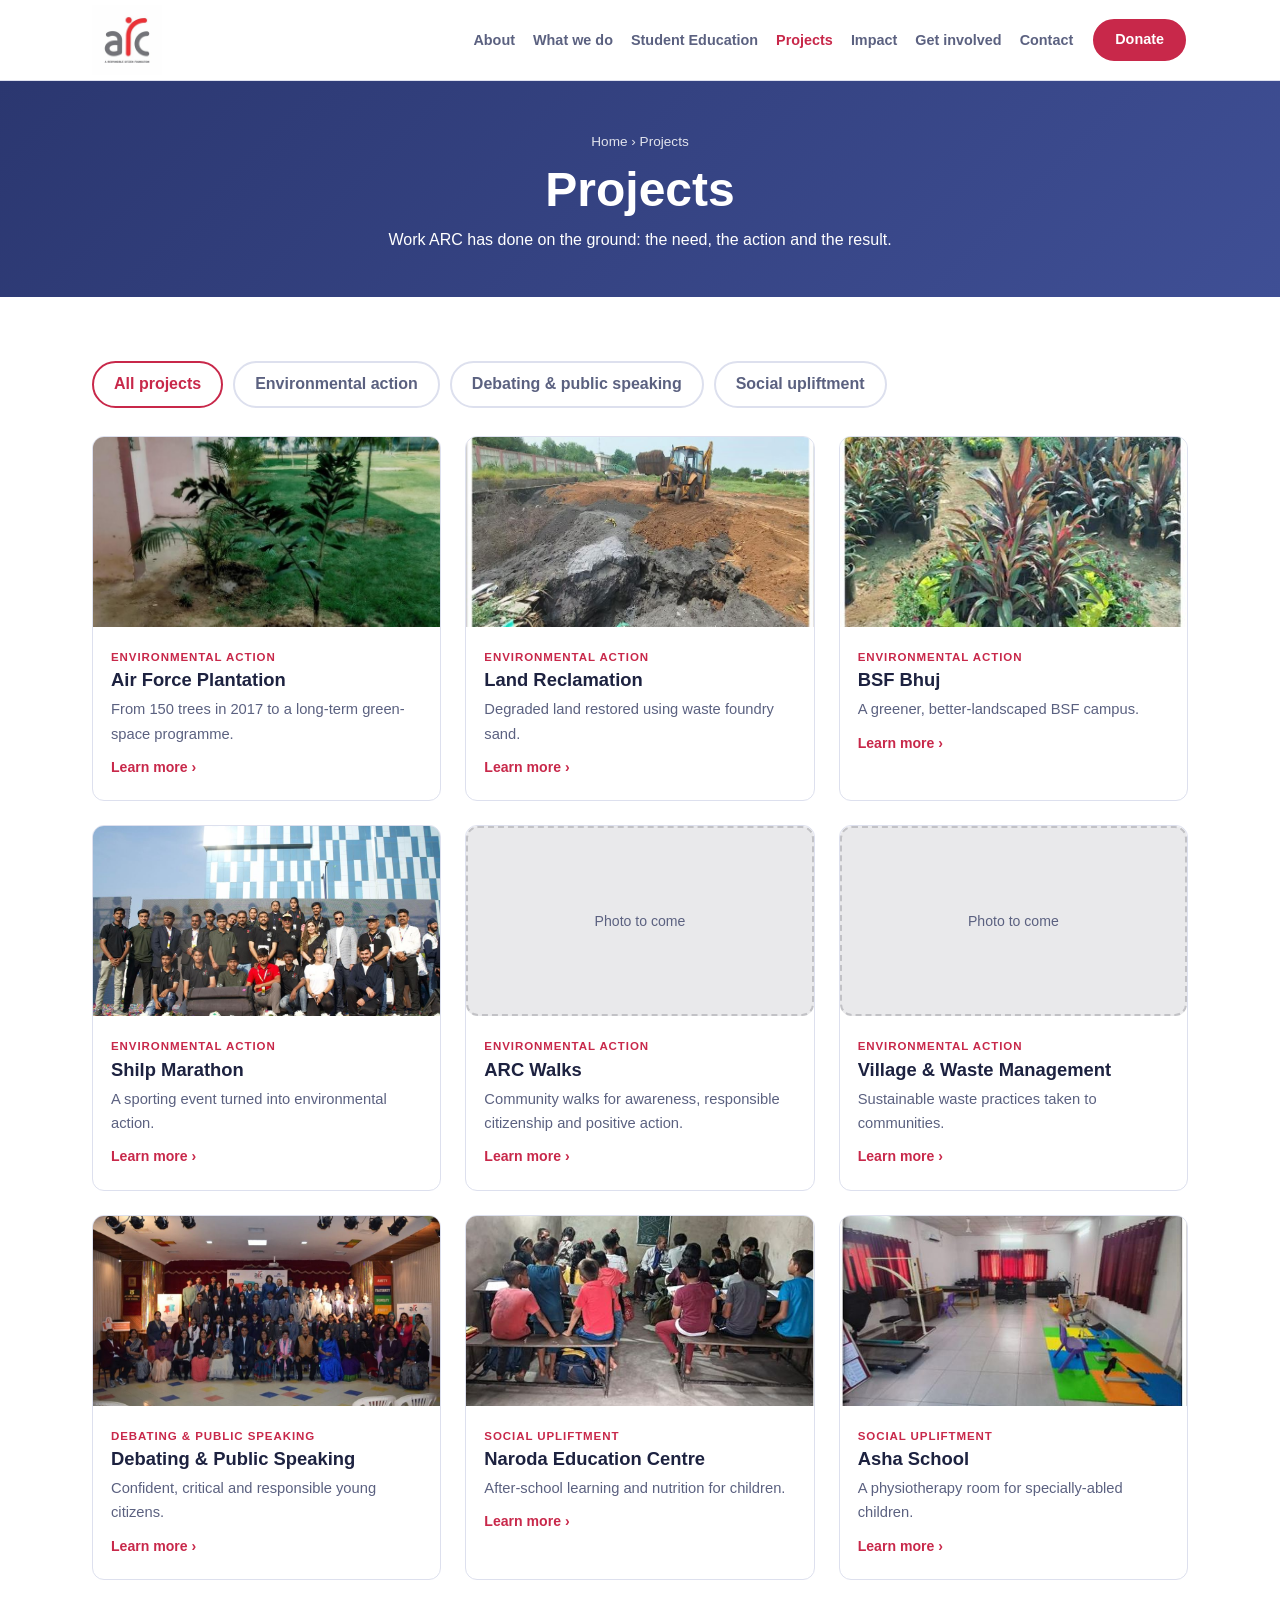
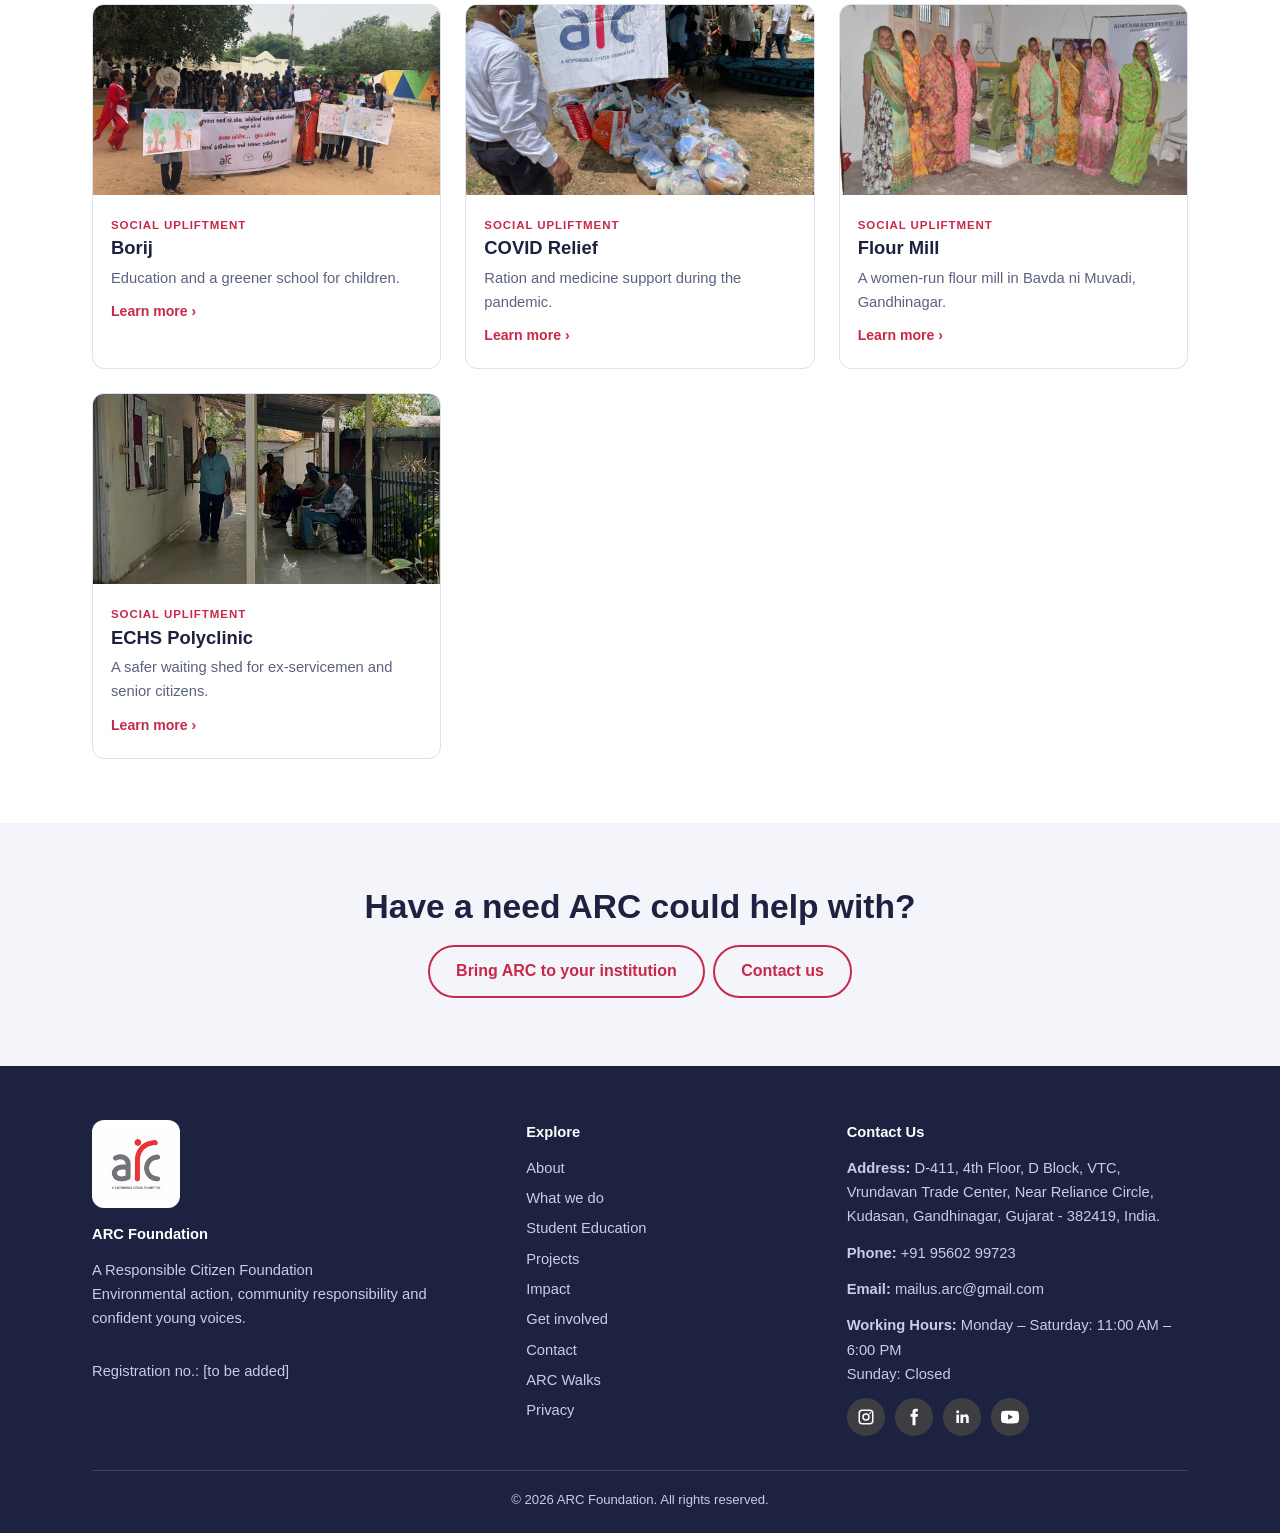
<file: projects.html>
<!DOCTYPE html><html lang="en"><head><meta charset="utf-8"><meta name="viewport" content="width=device-width,initial-scale=1"><title>Projects – ARC Foundation</title><link rel="icon" href="images/logo.jpg"><link rel="stylesheet" href="styles.css"></head><body data-page="projects"><a class="skip" href="#app">Skip to content</a><header id="hd"></header><main id="app"></main><footer id="ft"></footer><script src="config.js"></script><script src="data.js"></script><script src="site.js"></script></body></html>
</file>
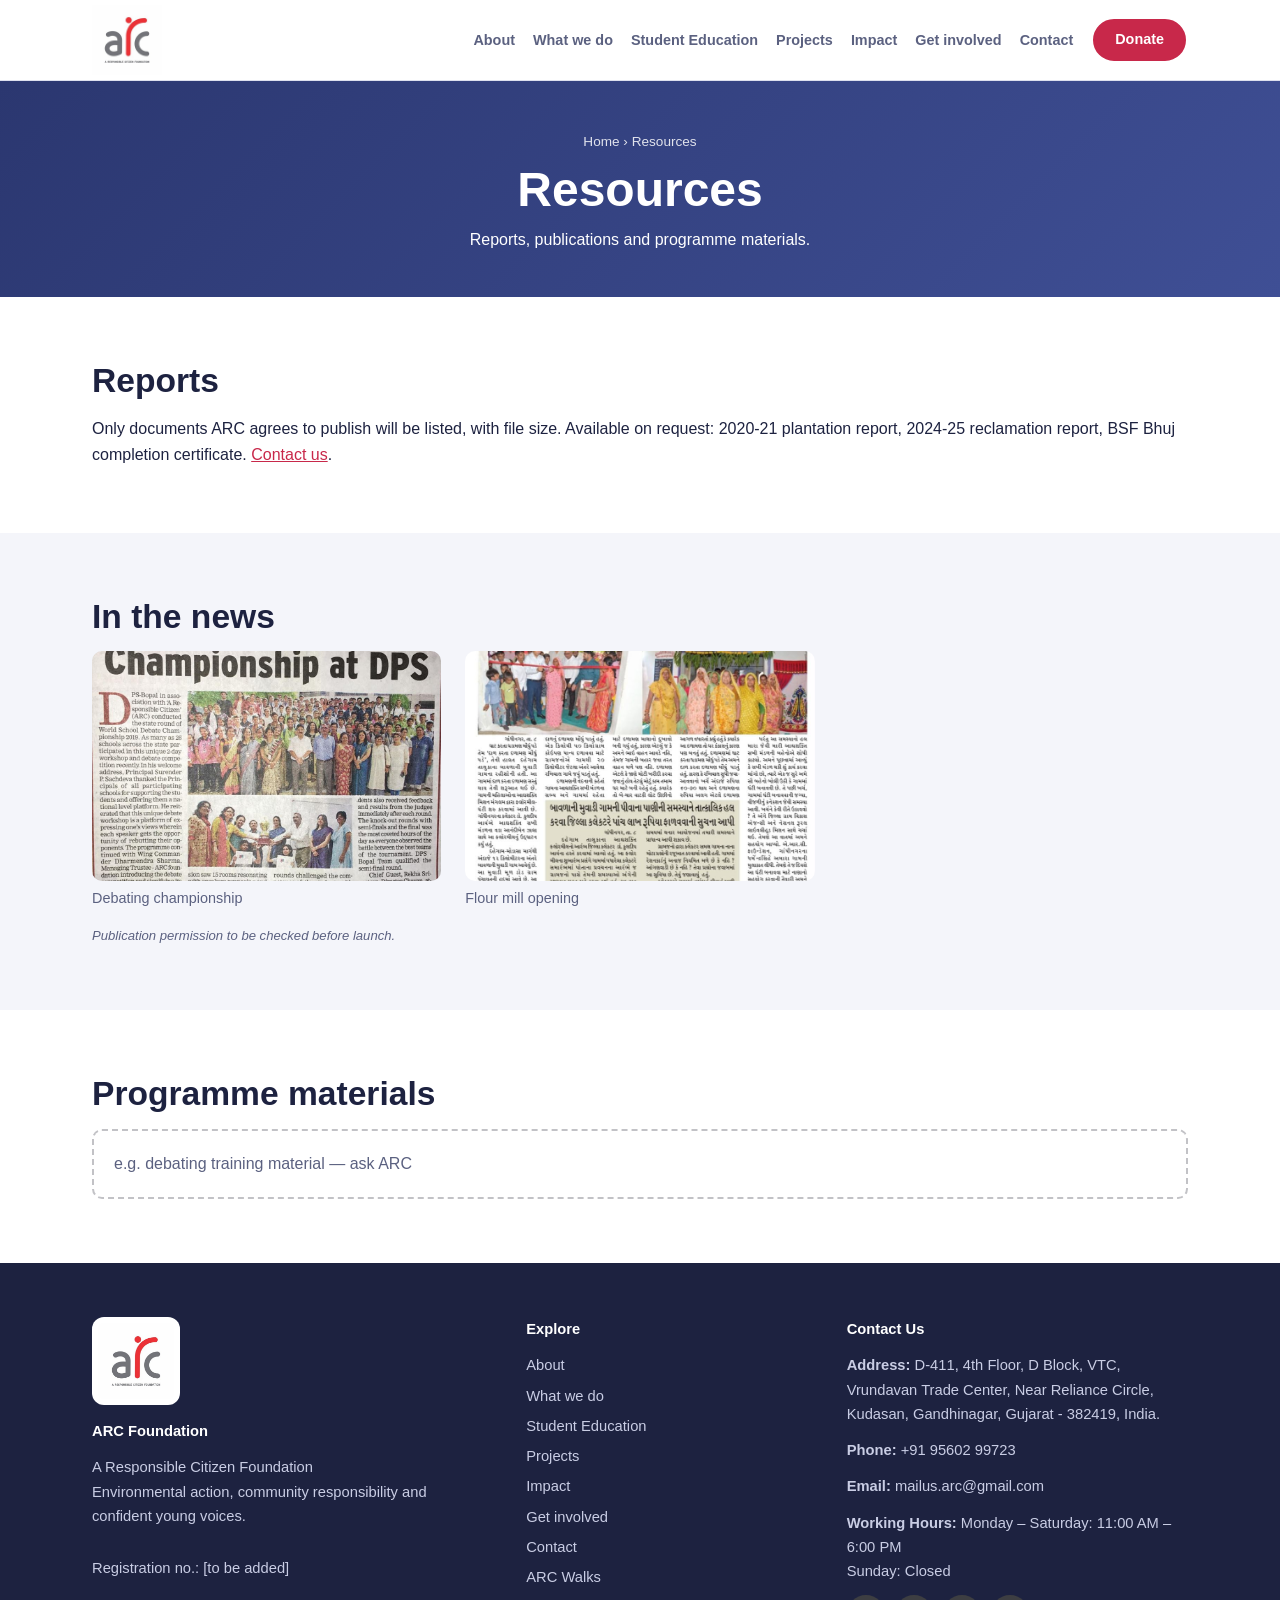
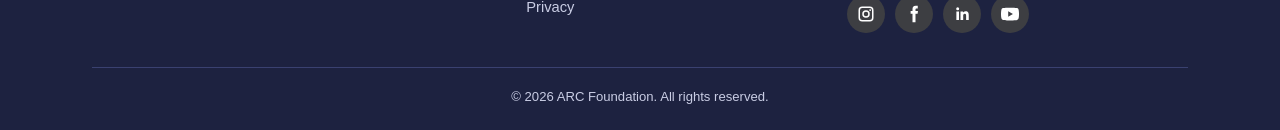
<file: resources.html>
<!DOCTYPE html><html lang="en"><head><meta charset="utf-8"><meta name="viewport" content="width=device-width,initial-scale=1"><title>Resources – ARC Foundation</title><link rel="icon" href="images/logo.jpg"><link rel="stylesheet" href="styles.css"></head><body data-page="resources"><a class="skip" href="#app">Skip to content</a><header id="hd"></header><main id="app"></main><footer id="ft"></footer><script src="config.js"></script><script src="data.js"></script><script src="site.js"></script></body></html>
</file>
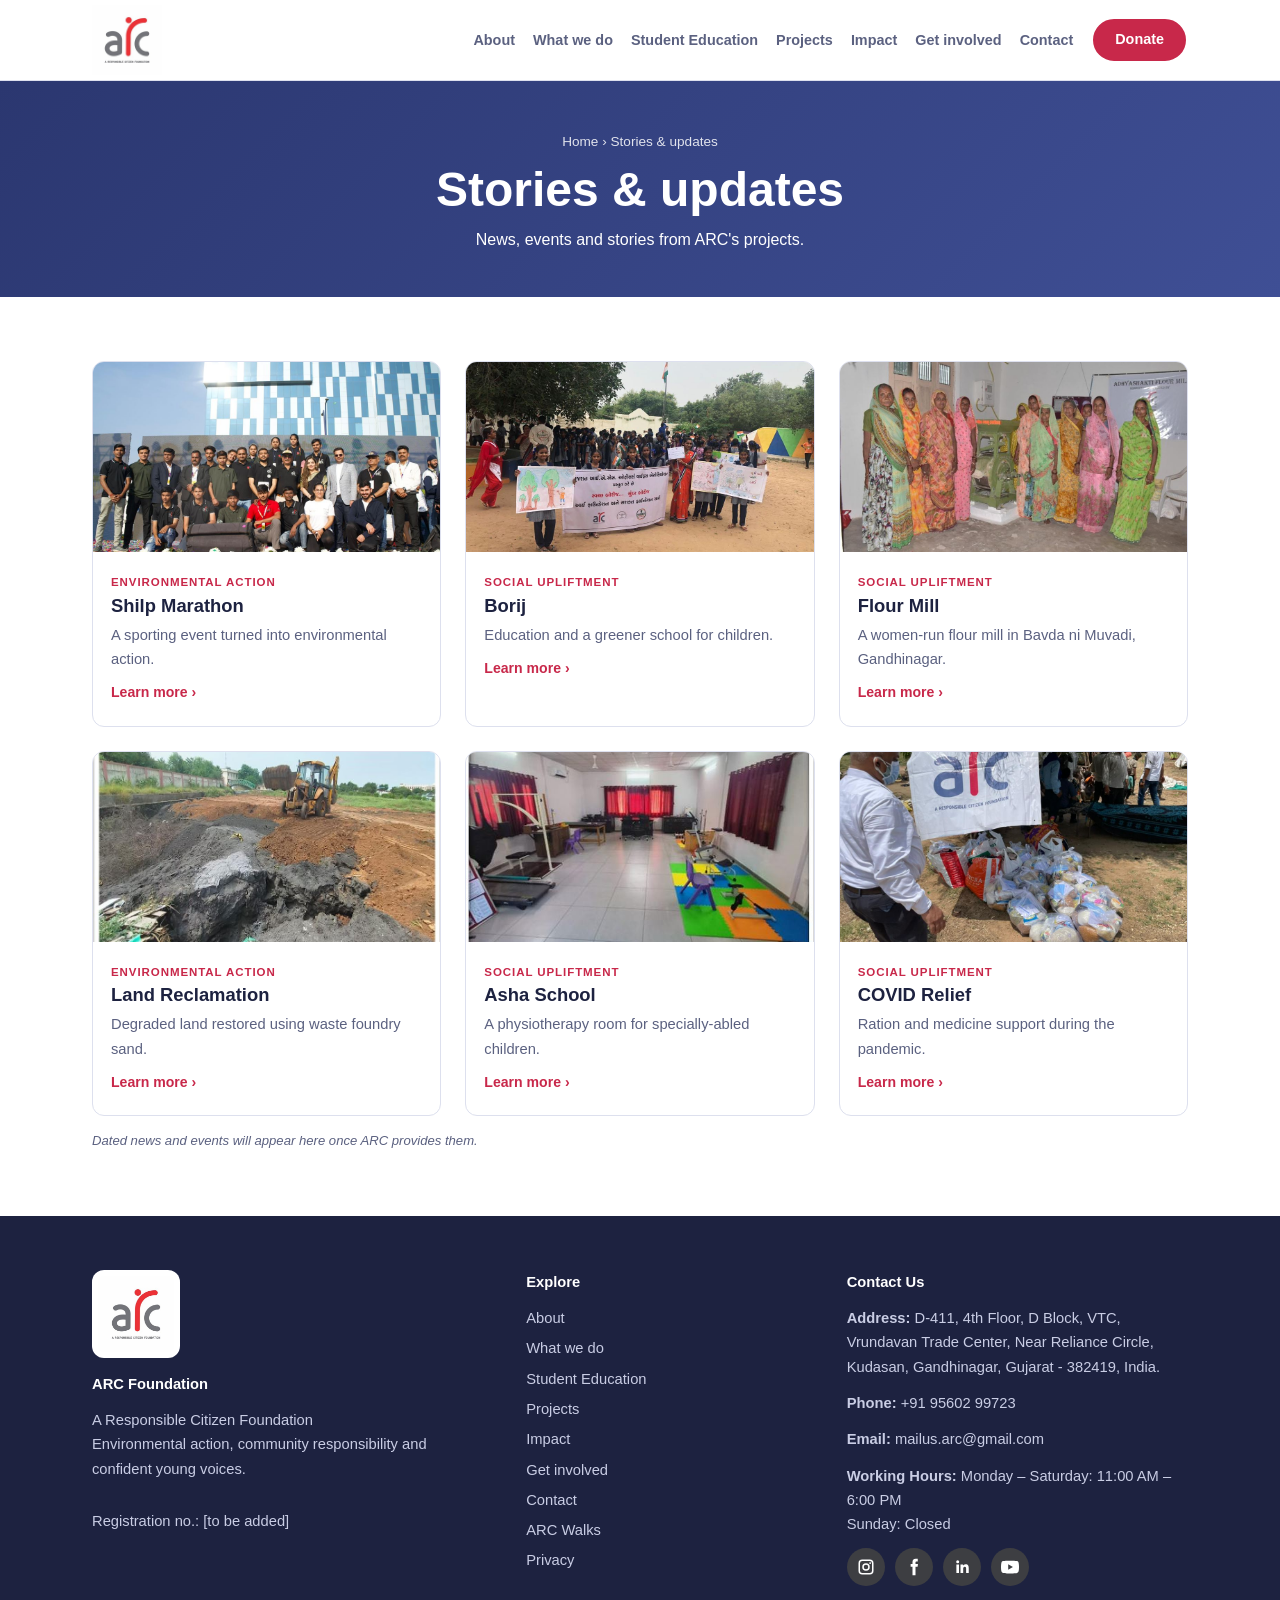
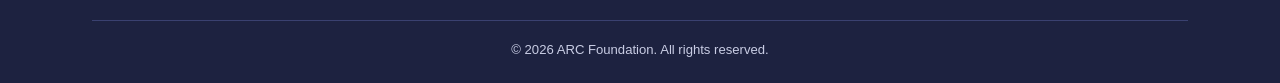
<file: stories.html>
<!DOCTYPE html><html lang="en"><head><meta charset="utf-8"><meta name="viewport" content="width=device-width,initial-scale=1"><title>Stories – ARC Foundation</title><link rel="icon" href="images/logo.jpg"><link rel="stylesheet" href="styles.css"></head><body data-page="stories"><a class="skip" href="#app">Skip to content</a><header id="hd"></header><main id="app"></main><footer id="ft"></footer><script src="config.js"></script><script src="data.js"></script><script src="site.js"></script></body></html>
</file>
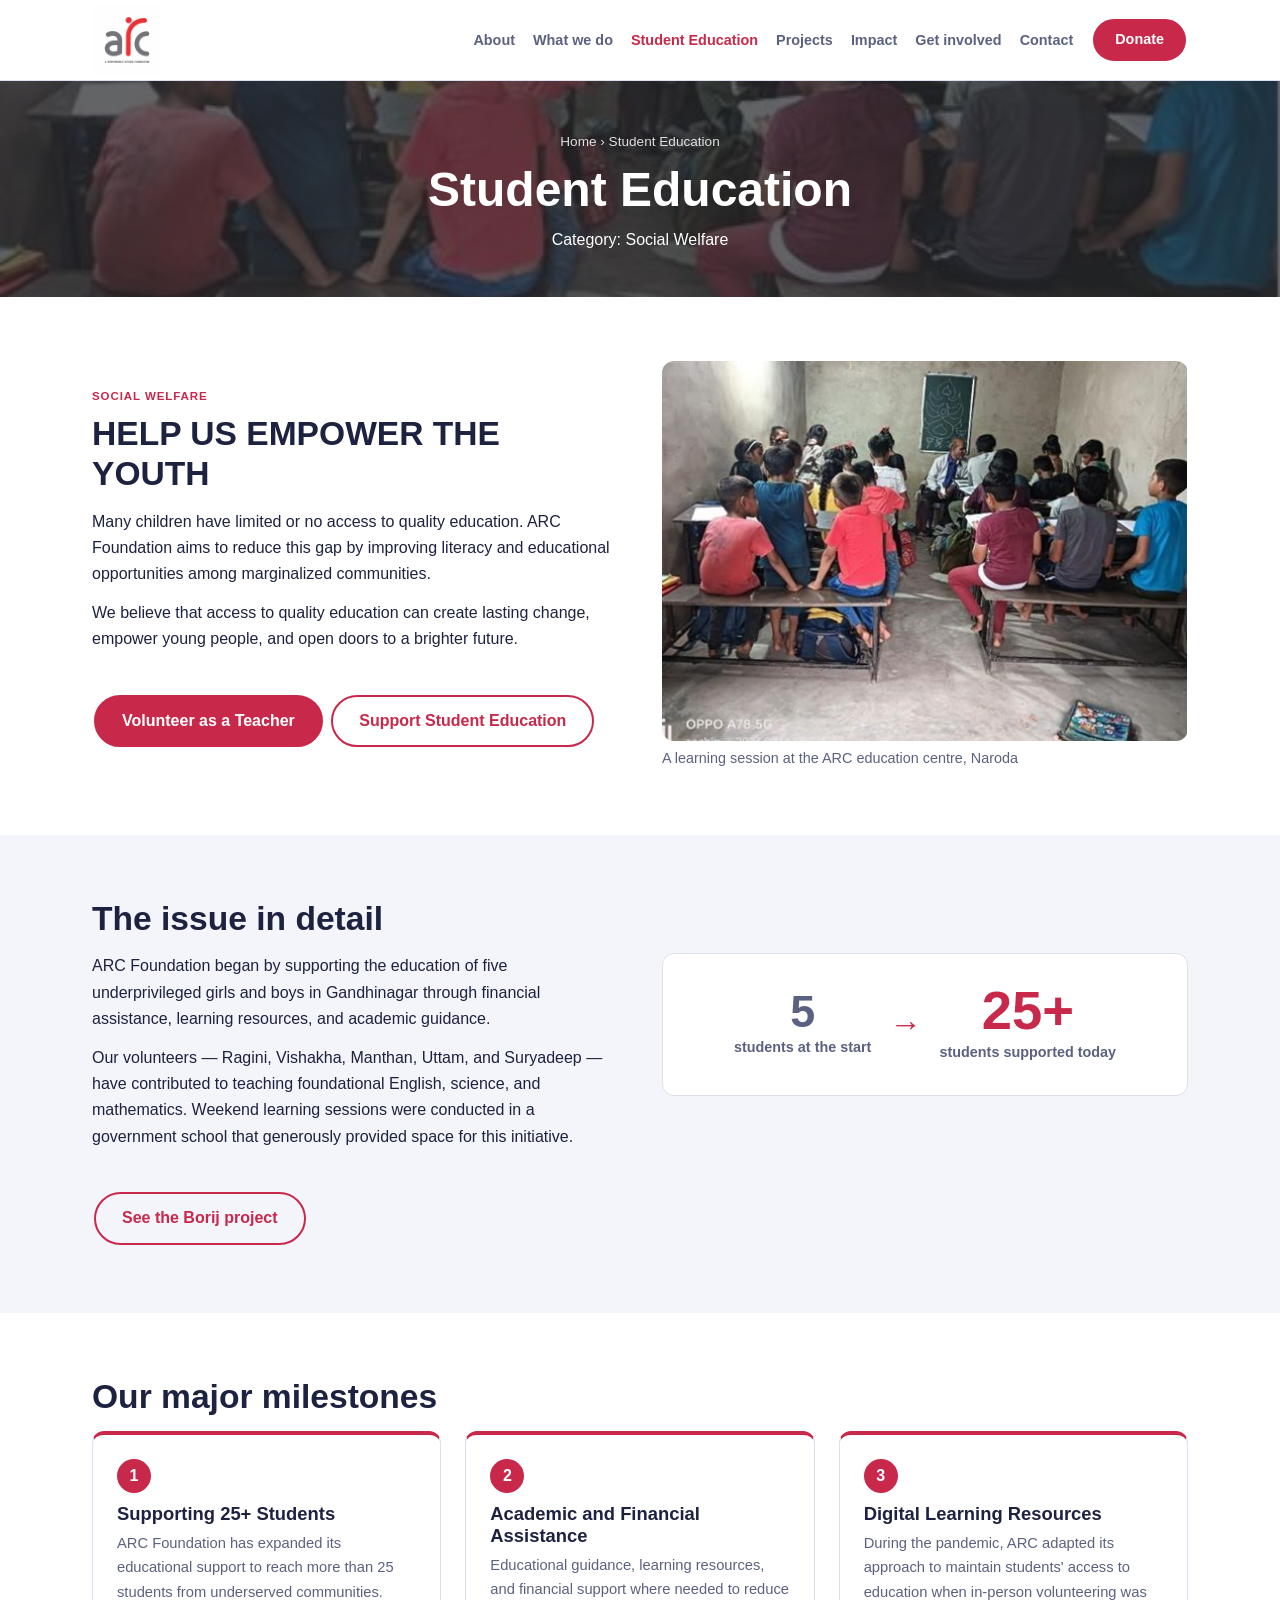
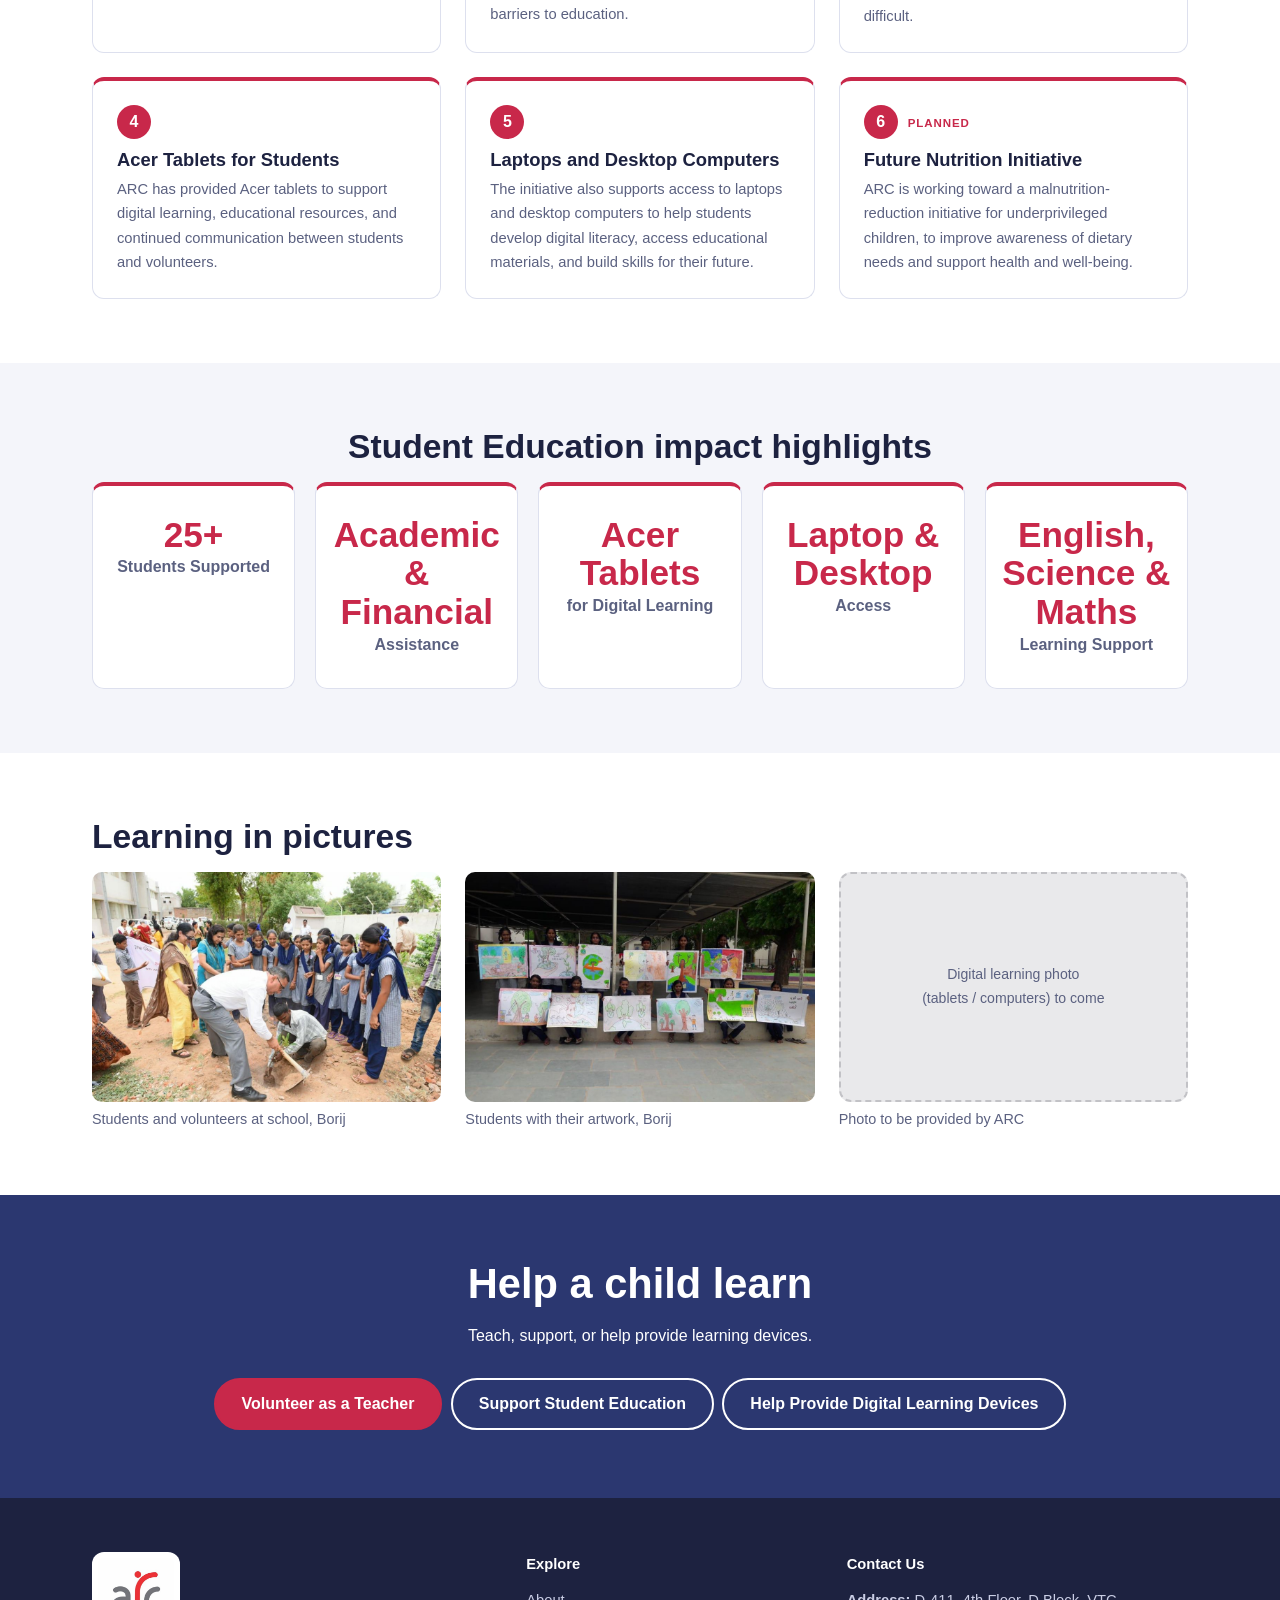
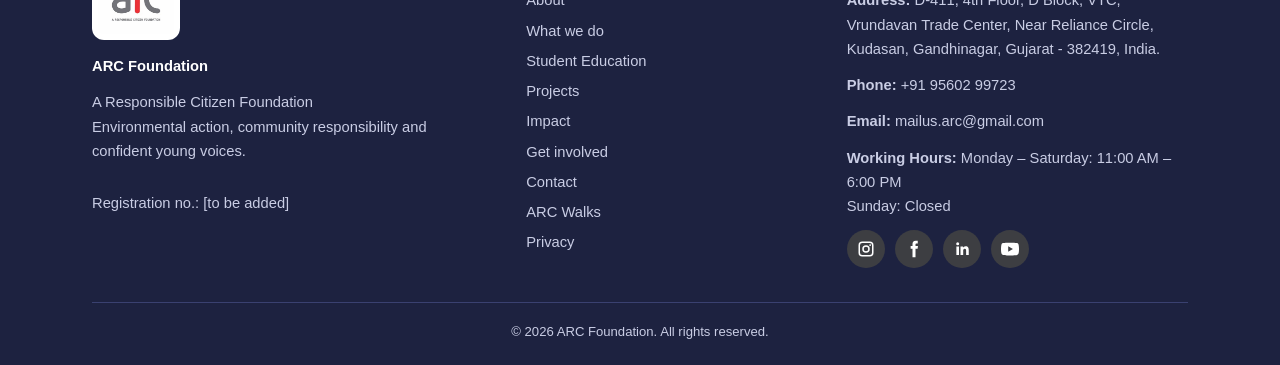
<file: student-education.html>
<!DOCTYPE html><html lang="en"><head><meta charset="utf-8"><meta name="viewport" content="width=device-width,initial-scale=1"><title>Student Education – ARC Foundation</title><link rel="icon" href="images/logo.jpg"><link rel="stylesheet" href="styles.css"></head><body data-page="student-education"><a class="skip" href="#app">Skip to content</a><header id="hd"></header><main id="app"></main><footer id="ft"></footer><script src="config.js"></script><script src="data.js"></script><script src="site.js"></script></body></html>
</file>
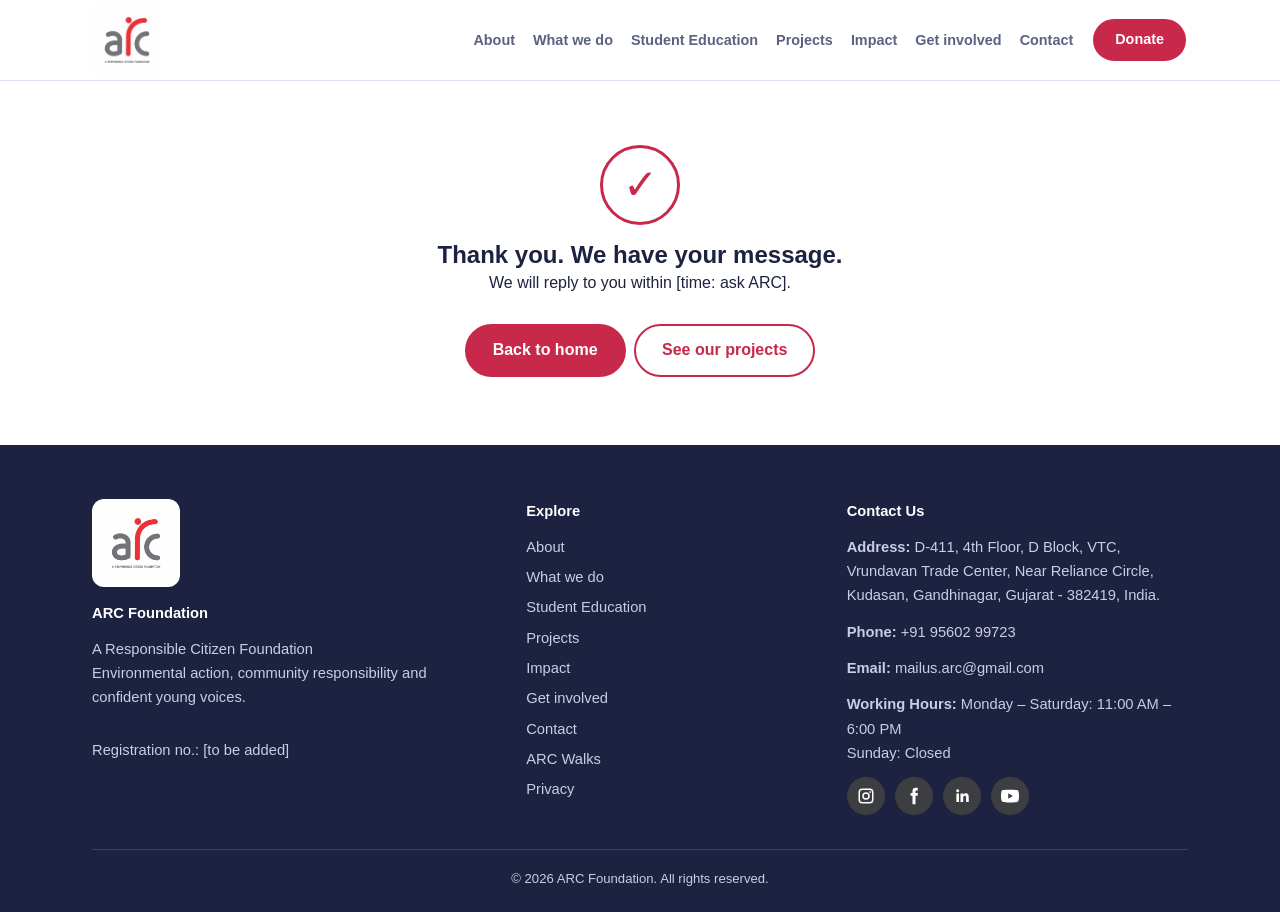
<file: thank-you.html>
<!DOCTYPE html><html lang="en"><head><meta charset="utf-8"><meta name="viewport" content="width=device-width,initial-scale=1"><title>Thank You – ARC Foundation</title><link rel="icon" href="images/logo.jpg"><link rel="stylesheet" href="styles.css"></head><body data-page="thank-you"><a class="skip" href="#app">Skip to content</a><header id="hd"></header><main id="app"></main><footer id="ft"></footer><script src="config.js"></script><script src="data.js"></script><script src="site.js"></script></body></html>
</file>
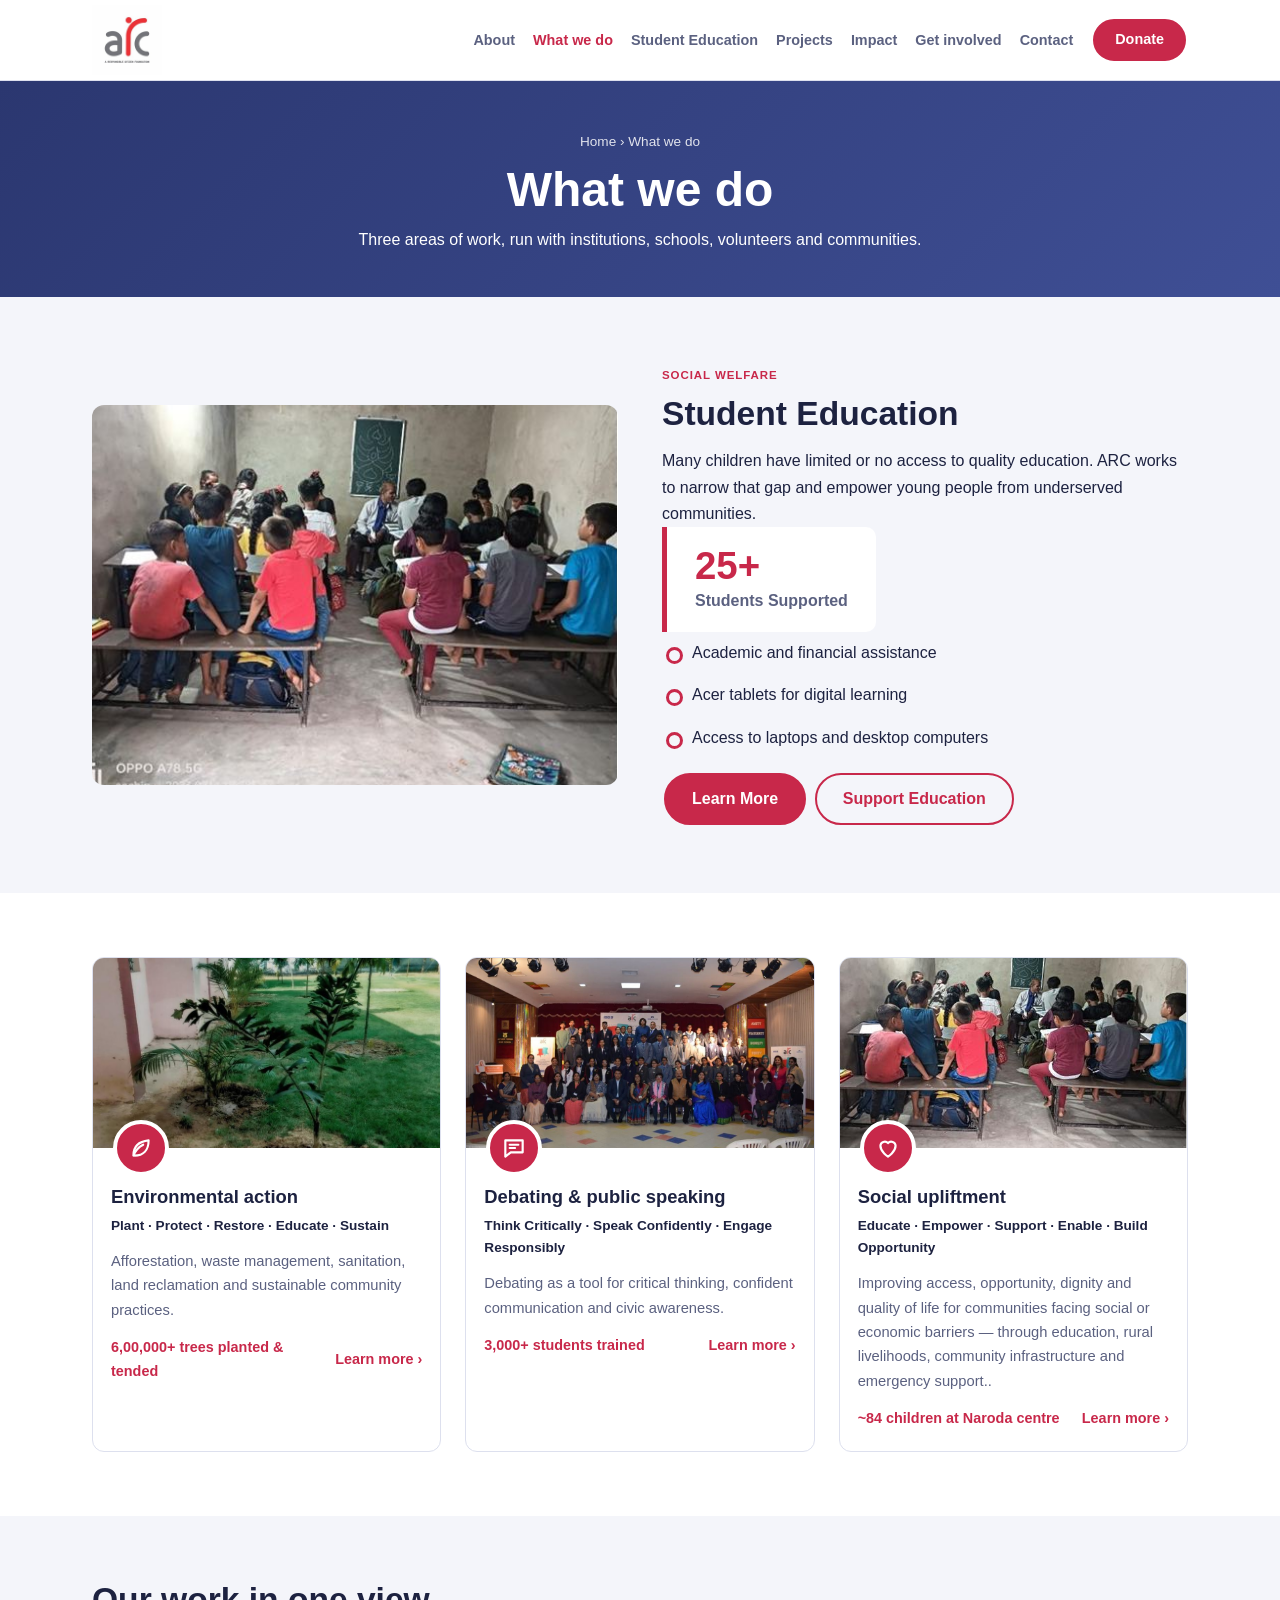
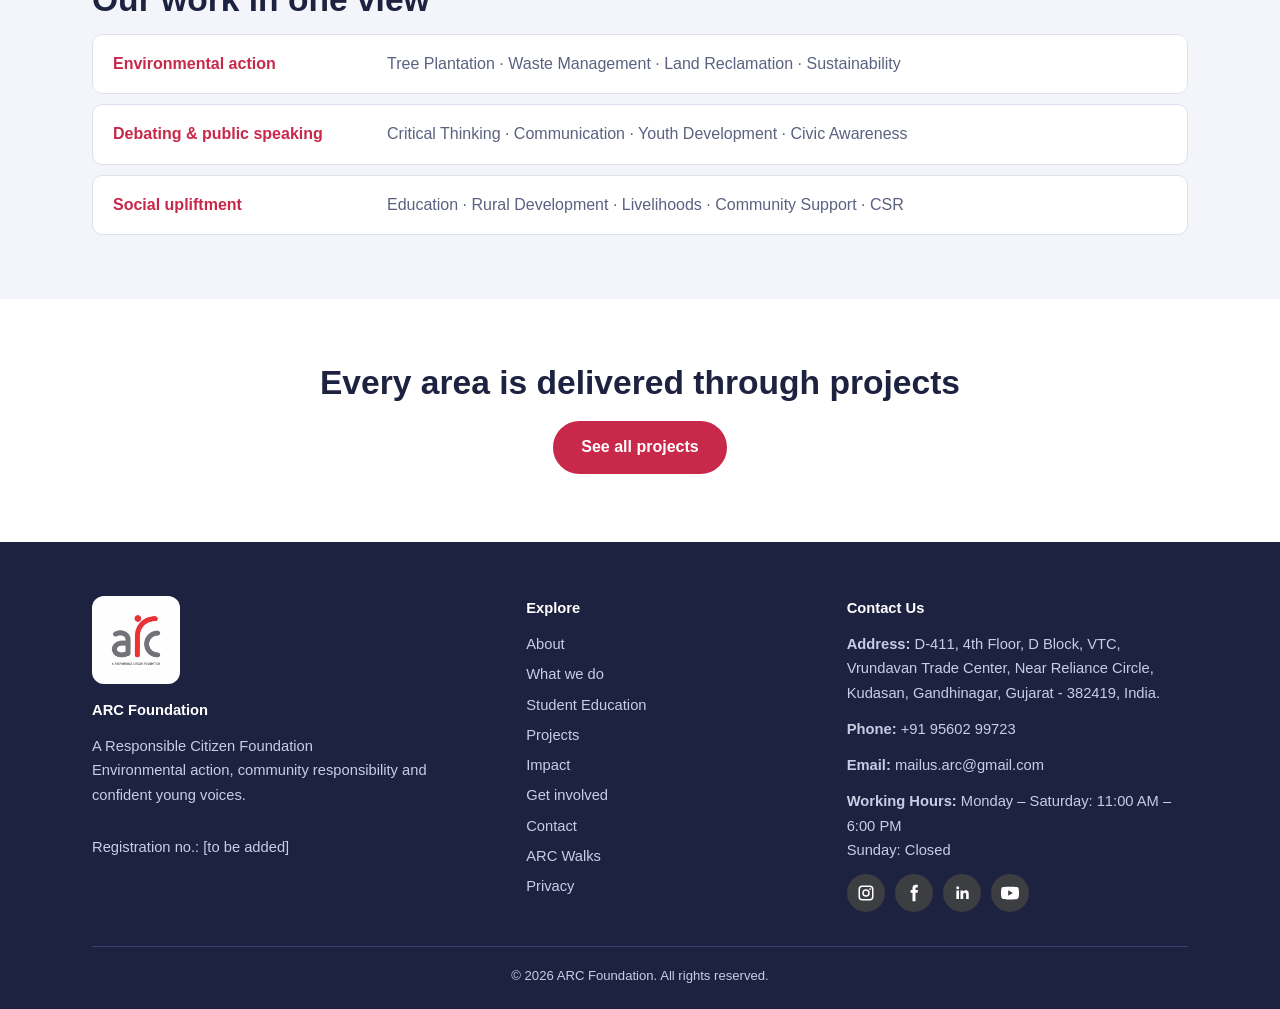
<file: what-we-do.html>
<!DOCTYPE html><html lang="en"><head><meta charset="utf-8"><meta name="viewport" content="width=device-width,initial-scale=1"><title>What We Do – ARC Foundation</title><link rel="icon" href="images/logo.jpg"><link rel="stylesheet" href="styles.css"></head><body data-page="what-we-do"><a class="skip" href="#app">Skip to content</a><header id="hd"></header><main id="app"></main><footer id="ft"></footer><script src="config.js"></script><script src="data.js"></script><script src="site.js"></script></body></html>
</file>
<file: styles.css>
:root{--blue:#3F4F95;--blue-d:#2B3770;--red:#C8284A;--rd:#a31e3b;--ink:#1d2240;--grey:#5b6180;--light:#f4f5fa;--line:#dde0ee}
*{box-sizing:border-box;margin:0;padding:0}html{scroll-behavior:smooth;scroll-padding-top:120px}
body{font-family:"Segoe UI",Helvetica,Arial,sans-serif;color:var(--ink);line-height:1.65}img{max-width:100%;display:block}a{color:inherit;text-decoration:none}
.wrap{max-width:1140px;margin:0 auto;padding:0 22px}section{padding:64px 0}.alt{background:var(--light)}
h1,h2,h3{line-height:1.2}h2{font-size:clamp(1.6rem,3vw,2.1rem);margin-bottom:14px}h3{font-size:1.15rem;margin-bottom:6px}p+p,p+h2{margin-top:12px}
.c{text-align:center}.mt{margin-top:28px}.mb{margin-bottom:24px}.note{font-size:.82rem;color:var(--grey);margin-top:14px;font-style:italic}.lnk{color:var(--red);text-decoration:underline}.role{color:var(--red);font-weight:600}
.btn{display:inline-block;padding:11px 26px;border-radius:50px;font-weight:600;border:2px solid var(--red);background:var(--red);color:#fff;cursor:pointer;font:inherit;font-weight:600;margin:4px 2px;transition:.2s}.btn:hover{background:var(--rd);border-color:var(--rd)}
.btn.ghost{background:transparent;color:var(--red)}.btn.ghost:hover{background:var(--red);color:#fff}.btn.wg,.btn.wb{background:transparent;border-color:#fff;color:#fff}.btn.wg:hover,.btn.wb:hover{background:#fff;color:var(--red)}
header{position:sticky;top:0;z-index:50;background:#fff;border-bottom:1px solid var(--line)}.bar{display:flex;align-items:center;justify-content:space-between;height:80px}.bar img{height:70px;width:70px;object-fit:contain}
nav ul{display:flex;gap:18px;list-style:none;align-items:center}nav a:not(.btn){font-weight:600;font-size:.9rem;color:var(--grey)}nav a:hover,nav a.on{color:var(--red)}nav .btn{padding:7px 20px;font-size:.9rem}.burger{display:none;background:none;border:0;font-size:2rem;cursor:pointer}
.hero{min-height:78vh;display:flex;align-items:center;color:#fff;padding:60px 0;background:linear-gradient(120deg,var(--blue-d),var(--blue))}.hero h1{font-size:clamp(2.1rem,5.5vw,3.6rem);max-width:760px}.hero span{color:#ffa0b0}.hero p{margin:18px 0 28px;font-size:1.15rem;max-width:560px}
.band{background:linear-gradient(135deg,var(--blue-d),var(--blue)) center/cover;color:#fff;text-align:center;padding:50px 0 44px}.crumb{font-size:.85rem;opacity:.85;margin-bottom:8px}.band h1{font-size:clamp(2rem,4.5vw,3rem)}.band p+h1+p{margin-top:8px}.band a:hover{text-decoration:underline}
.split{display:grid;grid-template-columns:1fr 1fr;gap:44px;align-items:center}.split.top{align-items:start}.split>img{border-radius:12px;width:100%;max-height:380px;object-fit:cover}
.grid{display:grid;grid-template-columns:repeat(auto-fill,minmax(300px,1fr));gap:24px}.grid3{display:grid;grid-template-columns:repeat(3,1fr);gap:24px}
.card,.acard{background:#fff;border:1px solid var(--line);border-radius:12px;overflow:hidden;display:flex;flex-direction:column;transition:.25s}.card:hover{transform:translateY(-4px);box-shadow:0 12px 26px rgba(0,0,0,.1)}
.card img,.acard img,.card .ph{height:190px;width:100%;object-fit:cover}.card div:not(.ph),.acard div{padding:16px 18px 20px}.tag{font-size:.72rem;font-weight:700;color:var(--red);text-transform:uppercase;letter-spacing:.08em}.card p,.acard p{color:var(--grey);font-size:.92rem}
.focus{color:var(--ink)!important;font-weight:600;font-size:.85rem!important;margin-bottom:6px}.row{display:flex;justify-content:space-between;gap:10px;margin-top:14px;align-items:center;font-size:.9rem}.fig{font-weight:700;color:var(--red)}.row a{color:var(--red);font-weight:600;white-space:nowrap}
.stats{display:grid;grid-template-columns:repeat(auto-fit,minmax(200px,1fr));gap:20px}.stat{text-align:center;padding:30px 12px;border:1px solid var(--line);border-top:4px solid var(--red);border-radius:12px;background:#fff}.stat strong{display:block;font-size:2.2rem;color:var(--red);line-height:1.1}.stat span{color:var(--grey);font-weight:600}
.ph{background:#e9e9eb;border:2px dashed #c2c2c6;border-radius:12px;display:flex;align-items:center;justify-content:center;color:var(--grey);text-align:center;font-size:.88rem;padding:12px;min-height:150px}
.join{display:grid;grid-template-columns:repeat(auto-fit,minmax(220px,1fr));gap:20px;margin-top:20px}.jc{background:#fff;border:1px solid var(--line);border-radius:12px;padding:24px;border-top:4px solid var(--red)}.jc p{color:var(--grey);font-size:.92rem}.jc small{display:block;margin-top:10px;color:var(--grey);font-style:italic;font-size:.78rem}a.jc:hover{box-shadow:0 10px 24px rgba(0,0,0,.1)}
.team{display:grid;grid-template-columns:1fr 1.5fr;gap:40px;align-items:start;margin-top:24px}.founder .ph{aspect-ratio:4/3}.founder h3{margin-top:14px}.members{display:grid;grid-template-columns:repeat(3,1fr);gap:18px}.members.m4{grid-template-columns:repeat(4,1fr)}.members .ph{aspect-ratio:1;min-height:0}.members h4{margin-top:8px}.members small{color:var(--grey)}
.cta{background:var(--blue-d);color:#fff;text-align:center}.cta h2{font-size:clamp(1.8rem,4vw,2.6rem)}
.tabs{position:sticky;top:80px;z-index:40;background:#fff;border-bottom:1px solid var(--line)}.tabs .wrap{display:flex;gap:12px;justify-content:center;padding:10px 22px;flex-wrap:wrap}.tabs a{padding:6px 18px;border:2px solid var(--line);border-radius:50px;font-weight:600;font-size:.9rem;color:var(--grey)}.tabs a:hover{border-color:var(--red);color:var(--red)}
.mini{display:flex;gap:16px;margin-top:26px;flex-wrap:wrap}.mini div{border:1px solid var(--line);border-left:4px solid var(--red);padding:12px 20px;border-radius:8px;color:var(--grey);font-size:.9rem}.mini b{display:block;color:var(--ink);font-size:1.1rem}
.tl{display:grid;grid-template-columns:repeat(auto-fit,minmax(200px,1fr));gap:0;margin-top:26px;border-top:3px solid var(--red)}.ti{padding:20px 14px 8px 0;position:relative}.ti:before{content:"";position:absolute;top:-9px;left:0;width:15px;height:15px;border-radius:50%;background:#fff;border:3px solid var(--red)}.ti b{display:block;color:var(--red)}.ti span{font-size:.92rem;color:var(--grey)}
.mv{display:grid;grid-template-columns:1fr 1fr;gap:22px}.mv>div{background:#fff;border:1px solid var(--line);border-radius:12px;padding:26px}.appr{display:grid;grid-template-columns:repeat(5,1fr);gap:14px}.appr div{background:#fff;border:1px solid var(--line);border-radius:12px;padding:18px 12px;text-align:center;font-weight:600}.appr span{display:block;color:var(--red);font-size:1.5rem}
.tbl{display:grid;gap:10px}.tbl>div,.tbl>a{display:grid;grid-template-columns:1fr 3fr;gap:14px;padding:16px 20px;background:#fff;border:1px solid var(--line);border-radius:10px;align-items:center}.tbl b{color:var(--red)}.tbl span{color:var(--grey)}.tbl .r4{grid-template-columns:1.3fr 1fr 1fr 1fr}.t4>*{grid-template-columns:1.3fr 1.6fr .6fr .9fr!important}.t4 .th{background:var(--ink)}.t4 .th b{color:#fff}.t4>a:hover{border-color:var(--red)}
.steps{display:grid;grid-template-columns:repeat(auto-fit,minmax(200px,1fr));gap:18px}.steps div{background:#fff;border:1px solid var(--line);border-radius:12px;padding:22px;text-align:center}.steps span{display:inline-grid;place-items:center;width:38px;height:38px;border-radius:50%;background:var(--red);color:#fff;font-weight:700;margin-bottom:8px}.steps p{color:var(--grey);font-size:.9rem}
.sts{display:grid;gap:12px}.sts div{background:#fff;border:1px solid var(--line);border-left:4px solid var(--red);padding:14px 18px;border-radius:8px;font-weight:600}.tick{list-style:none}.tick li{padding:8px 0 8px 30px;position:relative}.tick li:before{content:"";position:absolute;left:4px;top:15px;width:11px;height:11px;border-radius:50%;border:3px solid var(--red)}
.filters{display:flex;gap:10px;flex-wrap:wrap;margin-bottom:28px}.filters button{padding:8px 20px;border-radius:50px;border:2px solid var(--line);background:#fff;font:inherit;font-weight:600;color:var(--grey);cursor:pointer}.filters button.on,.filters button:hover{border-color:var(--red);color:var(--red)}
.facts{display:grid;grid-template-columns:repeat(auto-fit,minmax(210px,1fr));gap:16px}.facts div{border:1px solid var(--line);border-top:3px solid var(--red);border-radius:8px;padding:14px 16px}.facts small{display:block;color:var(--grey);text-transform:uppercase;font-size:.72rem;letter-spacing:.08em}
.big{display:inline-block;background:#fff;border-left:5px solid var(--red);padding:18px 28px;border-radius:0 10px 10px 0}.big strong{display:block;font-size:2.4rem;color:var(--red);line-height:1.1}.big span{color:var(--grey);font-weight:600}.pic{border-radius:10px;height:230px;width:100%;object-fit:cover}figcaption{font-size:.9rem;color:var(--grey);margin-top:6px}
form label{display:block;font-weight:600;font-size:.9rem;margin-top:14px}form input,form select,form textarea{display:block;width:100%;padding:11px 12px;margin-top:5px;border:1px solid #c9c9cc;border-radius:8px;font:inherit}form input:focus,form select:focus,form textarea:focus{outline:2px solid var(--red);border-color:var(--red)}form .chk{display:flex;gap:10px;font-weight:400;align-items:flex-start}.chk input{width:auto;margin-top:6px}.err{color:var(--red);font-size:.9rem;margin:10px 0}form .btn{margin-top:10px}
.dash{border:2px dashed #c2c2c6;border-radius:10px;padding:20px;color:var(--grey)}.narrow{max-width:640px;margin:0 auto}.ok{width:80px;height:80px;border-radius:50%;border:3px solid var(--red);color:var(--red);font-size:2.6rem;display:grid;place-items:center;margin:0 auto 16px}.n404{font-size:5rem;font-weight:700;color:#c2c2c6}
footer{background:var(--ink);color:#c9cde4;padding:54px 0 22px;font-size:.92rem}.fg{display:grid;grid-template-columns:1.4fr 1fr 1.2fr;gap:36px}footer h4{color:#fff;margin-bottom:12px}footer ul{list-style:none}footer li{margin-bottom:6px}footer a:hover{color:#fff}.soc{display:flex;gap:10px;margin-top:12px}.soc a{width:38px;height:38px;border-radius:50%;background:#3d3e42;display:grid;place-items:center}.soc a:hover{background:var(--red)}.soc svg{width:18px;fill:#fff}.copy{border-top:1px solid #3a4170;margin-top:34px;padding-top:18px;text-align:center;font-size:.82rem}
@media(max-width:860px){.burger{display:block}nav{position:fixed;top:72px;left:0;right:0;bottom:0;background:#fff;display:none;padding:20px 22px;overflow:auto}nav.open{display:block}nav ul{flex-direction:column;align-items:stretch;gap:0}nav li{border-bottom:1px solid var(--line)}nav a:not(.btn){display:block;padding:16px 0;font-size:1.15rem}nav .btn{display:block;text-align:center;margin-top:22px;padding:14px}
.split,.team,.mv,.fg,.grid3{grid-template-columns:1fr}.appr{grid-template-columns:1fr 1fr}.members,.members.m4{grid-template-columns:1fr 1fr}section{padding:48px 0}.tabs{top:72px}.tbl>div,.tbl>a,.tbl .r4,.t4>*{grid-template-columns:1fr!important}.t4 .th{display:none}.swipe{display:flex;overflow-x:auto;scroll-snap-type:x mandatory;gap:16px;padding-bottom:10px}.swipe .card{min-width:78%;scroll-snap-align:start}.btn{padding:13px 26px}}

.hg{display:grid;grid-template-columns:1.1fr 1fr;gap:44px;align-items:center}.hero .btn{margin:4px 4px 4px 0}
.collage{display:grid;grid-template-columns:1fr 1fr;grid-template-rows:200px 200px;gap:12px}.collage img{width:100%;height:100%;object-fit:cover;border-radius:14px;box-shadow:0 10px 26px rgba(0,0,0,.35)}.collage .c1{grid-row:span 2;object-position:center 30%}
.more{display:inline-block;margin-top:10px;color:var(--red);font-weight:600;font-size:.88rem}
.flogo{background:#fff;border-radius:12px;padding:6px;margin-bottom:14px;object-fit:contain}
.jc{position:relative}.num{display:inline-grid;place-items:center;width:34px;height:34px;border-radius:50%;background:var(--red);color:#fff;font-weight:700;margin-bottom:10px}.jc .tag{margin-left:10px}
.grow{display:flex;align-items:center;justify-content:center;gap:18px;background:#fff;border:1px solid var(--line);border-radius:12px;padding:30px 20px;text-align:center}.grow i{font-style:normal;font-size:2rem;color:var(--red)}.grow strong{display:block;font-size:2.8rem;line-height:1;color:var(--grey)}.grow .now strong{color:var(--red);font-size:3.4rem}.grow span{color:var(--grey);font-weight:600;font-size:.9rem}
figure img:not(.pic){border-radius:12px;width:100%;max-height:380px;object-fit:cover}figure .ph{height:230px}
.tag+h2{margin-top:6px}:focus-visible{outline:3px solid var(--red);outline-offset:2px}.skip{position:absolute;left:-999px}.skip:focus{left:10px;top:10px;z-index:99;background:#fff;padding:8px 14px;border-radius:6px}
@media(prefers-reduced-motion:reduce){*{transition:none!important;scroll-behavior:auto!important}}
@media(max-width:1000px){.burger{display:block}nav{position:fixed;top:80px;left:0;right:0;bottom:0;background:#fff;display:none;padding:20px 22px;overflow:auto}nav.open{display:block}nav ul{flex-direction:column;align-items:stretch;gap:0}nav li{border-bottom:1px solid var(--line)}nav a:not(.btn){display:block;padding:16px 0;font-size:1.15rem}nav .btn{display:block;text-align:center;margin-top:22px;padding:14px}}
@media(max-width:860px){.hg{grid-template-columns:1fr}.collage{grid-template-rows:150px 150px}.hero{padding:40px 0}.grow{flex-direction:column}}

.hero{position:relative;overflow:hidden;min-height:84vh;display:flex;align-items:center;padding:70px 0;background:var(--blue-d)}
.hs{position:absolute;inset:0}.hslide{position:absolute;inset:0;width:100%;height:100%;object-fit:cover;opacity:0;transition:opacity 1.2s ease}.hslide.on{opacity:1}
.hero:before{content:"";position:absolute;inset:0;z-index:1;background:linear-gradient(100deg,rgba(27,35,80,.92) 28%,rgba(27,35,80,.55) 65%,rgba(27,35,80,.30))}
.hc{position:relative;z-index:2}.hc h1{max-width:720px}.hc p{max-width:560px}
.hdots{position:absolute;z-index:3;bottom:22px;left:0;right:0;display:flex;gap:10px;justify-content:center}.hdots button{width:34px;height:6px;border:0;border-radius:4px;background:rgba(255,255,255,.45);cursor:pointer;padding:0}.hdots button.on{background:var(--red)}
.founder img,.members img{width:100%;border-radius:12px;object-fit:cover}.founder img{aspect-ratio:4/3}.members img{aspect-ratio:1}
@media(max-width:860px){.hero{min-height:78vh;padding:50px 0 60px}.hero:before{background:rgba(27,35,80,.72)}}

.card>div:not(.ph),.acard>div{padding:16px 18px 20px}.card div:not(.ph),.acard div{padding:0}.card>div:not(.ph),.acard>div{padding:16px 18px 20px}
.acard{position:relative}.acard>div{padding-top:38px}.ib{position:absolute;left:20px;top:162px;width:56px;height:56px;border-radius:50%;background:var(--red);border:4px solid #fff;display:grid;place-items:center}.ib svg{width:26px;fill:none;stroke:#fff;stroke-width:2;stroke-linecap:round;stroke-linejoin:round}
.row{padding:0!important}
.worked{border-bottom:1px solid var(--line);background:#fff;padding:18px 0}.worked .wrap{display:flex;gap:18px;align-items:center;flex-wrap:wrap}.worked b{font-size:1.05rem}.worked img{height:42px;width:auto;max-width:130px;object-fit:contain}.lg{border:2px dashed #c2c2c6;border-radius:8px;color:#a0a0a5;padding:8px 26px;font-size:.85rem}.worked small{color:var(--grey);font-style:italic;font-size:.75rem;margin-left:auto}
@media(max-width:860px){.worked small{margin-left:0;flex-basis:100%}}
.hero:before{background:linear-gradient(100deg,rgba(27,35,80,.93) 30%,rgba(27,35,80,.60) 70%,rgba(27,35,80,.35))}.split .btn{margin-top:14px}.hc h1{text-shadow:0 2px 12px rgba(0,0,0,.35)}

/* ── Team grid (About page & home) ── */
.team-full{margin-top:32px}
.founder-card{text-align:center;margin-bottom:40px}
.founder-card img,.founder-card .ph{width:200px;height:200px;object-fit:cover;border-radius:50%;margin:0 auto 14px;border:4px solid var(--line)}
.founder-card h3{font-size:1.2rem;margin-bottom:4px}
.founder-card .role{color:var(--red);font-weight:600;font-size:.95rem}
.members-grid{display:grid;grid-template-columns:repeat(4,1fr);gap:24px}
.member-card{text-align:center}
.member-card img,.member-card .ph{width:100%;aspect-ratio:1;object-fit:cover;border-radius:12px;margin-bottom:10px}
.member-card h4{font-size:.95rem;margin-bottom:3px}
.member-card small{color:var(--grey);font-size:.82rem}
@media(max-width:860px){.members-grid{grid-template-columns:repeat(2,1fr)}}
@media(max-width:480px){.members-grid{grid-template-columns:repeat(2,1fr)}}
</file>
